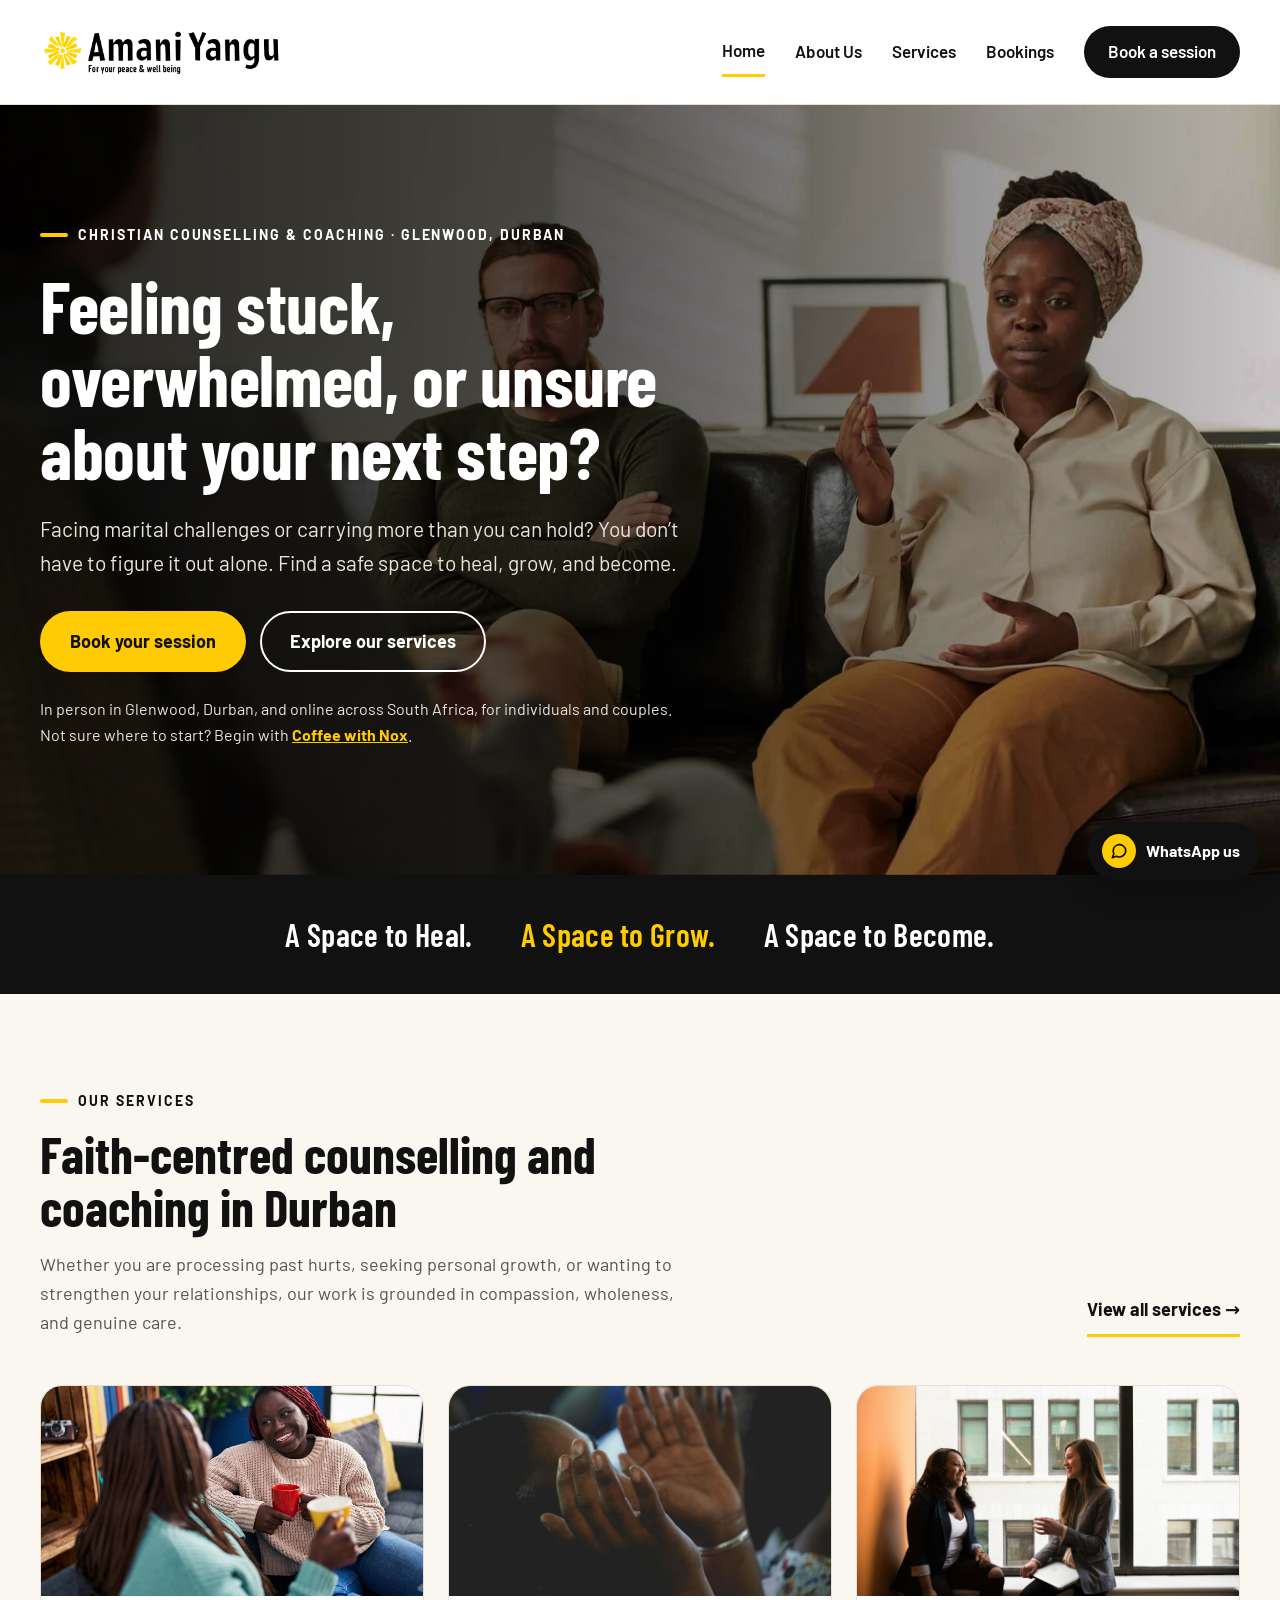
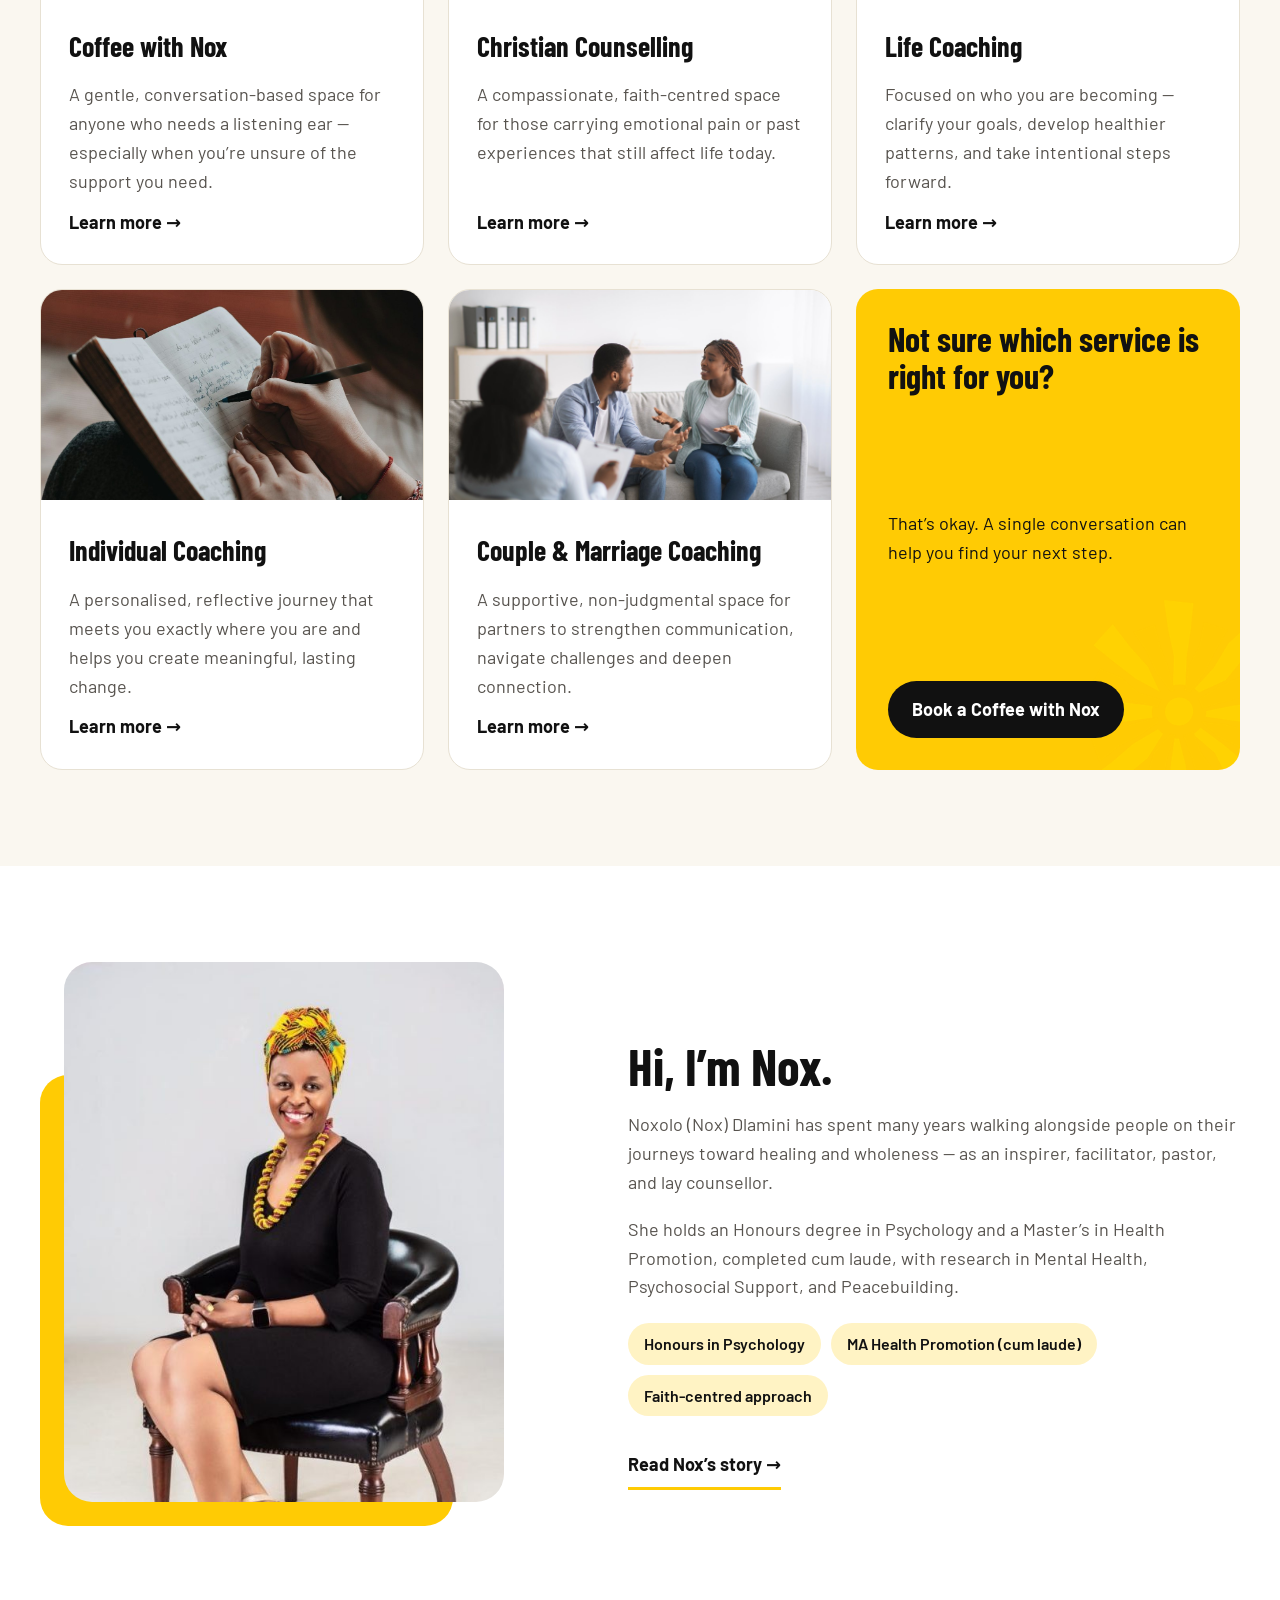
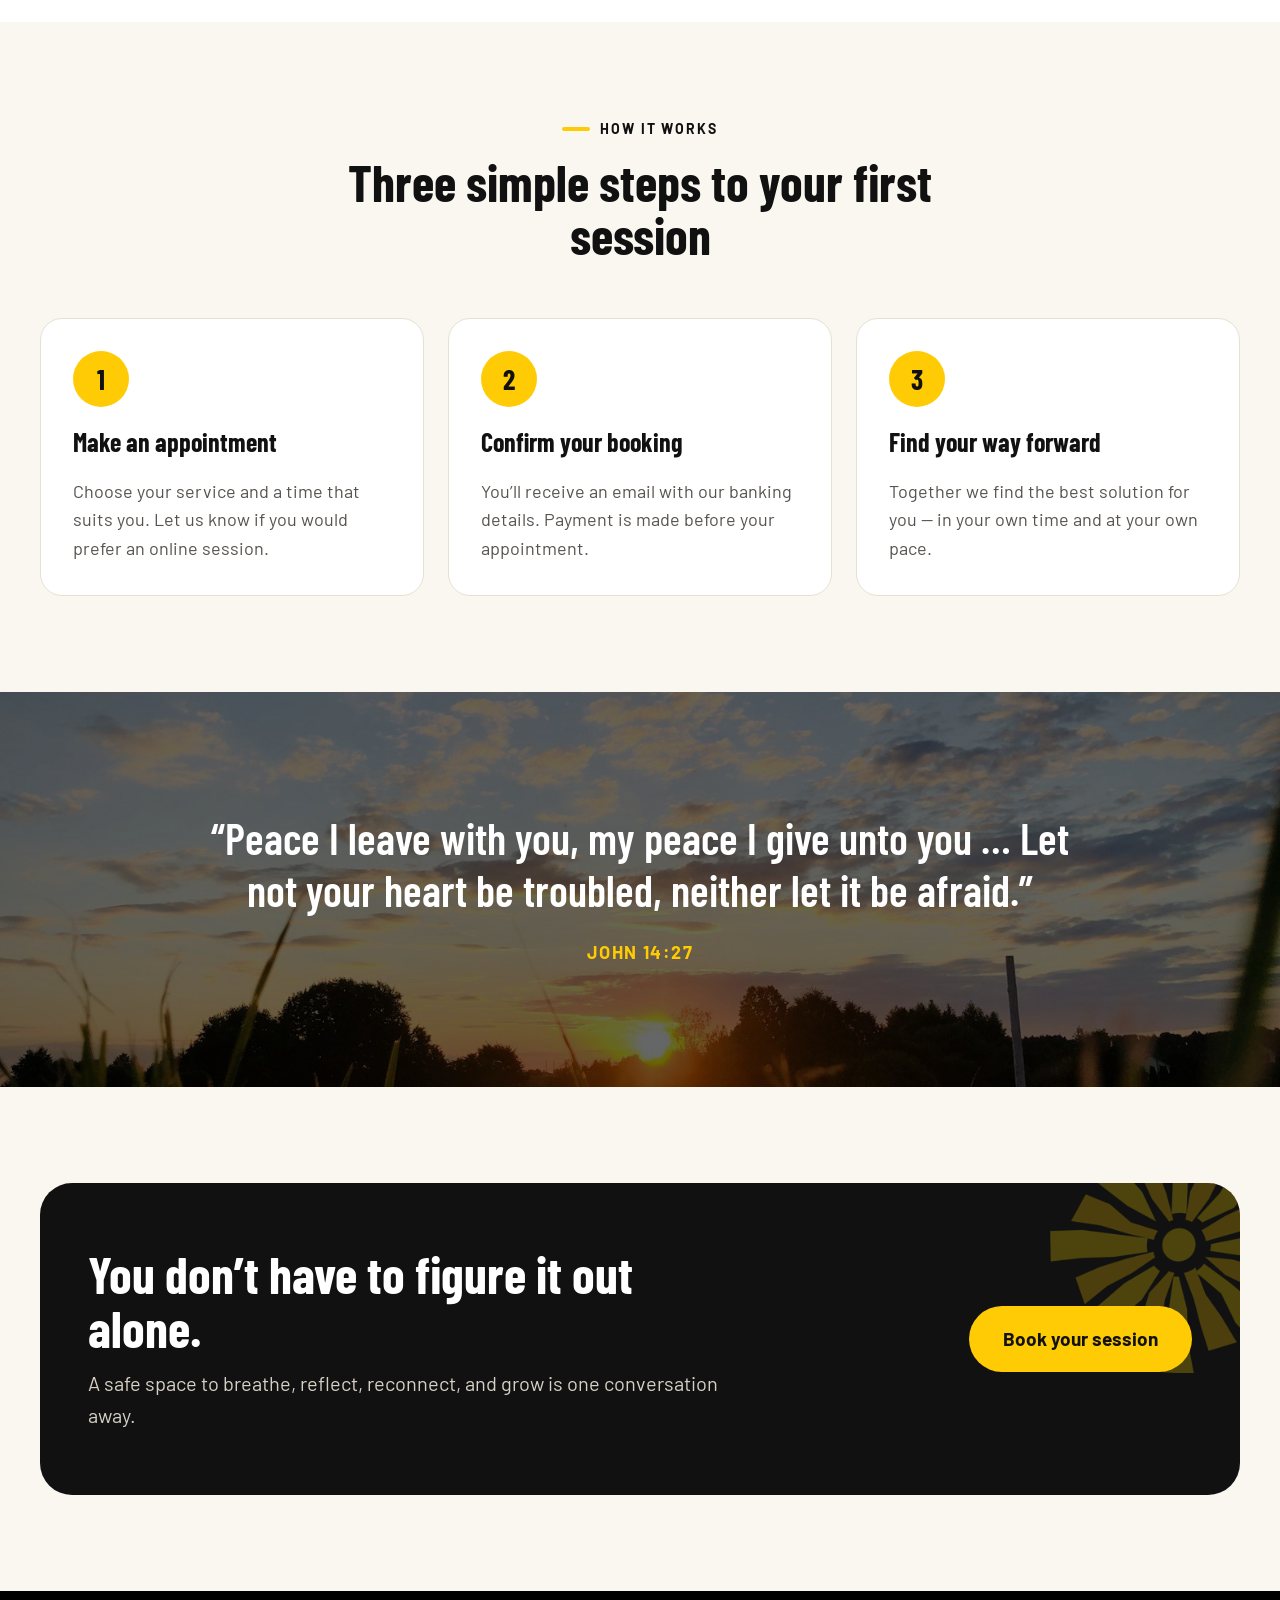
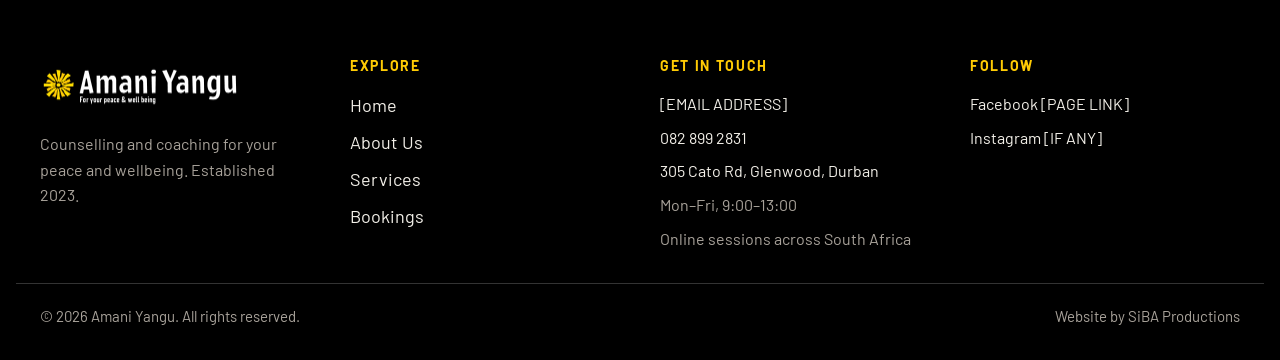
<file: index.html>
<!doctype html>
<html lang="en">
<head>
<meta charset="utf-8">
<meta name="viewport" content="width=device-width, initial-scale=1">
<title>Christian Counselling &amp; Coaching in Durban | Amani Yangu</title>
<meta name="description" content="Faith-centred counselling and coaching for individuals and couples in Glenwood, Durban and online across South Africa. Book a session with Nox.">
<meta property="og:title" content="Christian Counselling &amp; Coaching in Durban | Amani Yangu">
<meta property="og:description" content="Faith-centred counselling and coaching for individuals and couples in Glenwood, Durban and online across South Africa. Book a session with Nox.">
<meta property="og:image" content="https://amaniyangu.com/images/logo-black.png">
<meta property="og:url" content="https://amaniyangu.com/">
<meta property="og:type" content="website">
<meta property="og:locale" content="en_ZA">
<link rel="canonical" href="https://amaniyangu.com/">
<link rel="icon" type="image/png" href="images/icon-sun.png">
<link rel="preconnect" href="https://fonts.googleapis.com">
<link rel="preconnect" href="https://fonts.gstatic.com" crossorigin>
<link rel="stylesheet" href="https://fonts.googleapis.com/css2?family=Barlow+Condensed:wght@500;600;700&amp;family=Barlow:wght@400;500;600;700&amp;display=swap">
<style>
body{margin:0;background:#FAF7F0}
a{color:#111111}a:hover{color:#000000}
</style>
<style>[hidden]{display:none!important} img{max-width:100%} html{scroll-behavior:smooth}</style>
<script>document.documentElement.classList.add("js-anim")</script>
<link rel="stylesheet" href="assets/animations.css">
<script src="assets/animations.js" defer></script>
<script type="application/ld+json">
{
 "@context": "https://schema.org",
 "@type": "LocalBusiness",
 "name": "Amani Yangu",
 "description": "Faith-centred counselling and coaching for individuals and couples in Glenwood, Durban and online across South Africa.",
 "url": "https://amaniyangu.com/",
 "logo": "https://amaniyangu.com/images/logo-black.png",
 "image": "https://amaniyangu.com/images/nox.jpg",
 "telephone": "+27828992831",
 "address": {
  "@type": "PostalAddress",
  "streetAddress": "305 Cato Rd",
  "addressLocality": "Glenwood, Durban",
  "addressRegion": "KwaZulu-Natal",
  "postalCode": "4001",
  "addressCountry": "ZA"
 },
 "geo": {
  "@type": "GeoCoordinates",
  "latitude": -29.8612203,
  "longitude": 30.9900046
 },
 "openingHoursSpecification": [
  {
   "@type": "OpeningHoursSpecification",
   "dayOfWeek": [
    "Monday",
    "Tuesday",
    "Wednesday",
    "Thursday",
    "Friday"
   ],
   "opens": "09:00",
   "closes": "13:00"
  }
 ],
 "areaServed": [
  {
   "@type": "City",
   "name": "Durban"
  },
  {
   "@type": "Country",
   "name": "South Africa"
  }
 ],
 "founder": {
  "@type": "Person",
  "name": "Noxolo (Nox) Dlamini"
 },
 "hasOfferCatalog": {
  "@type": "OfferCatalog",
  "name": "Services",
  "itemListElement": [
   {
    "@type": "Offer",
    "itemOffered": {
     "@type": "Service",
     "name": "Coffee with Nox"
    }
   },
   {
    "@type": "Offer",
    "itemOffered": {
     "@type": "Service",
     "name": "Christian Counselling"
    }
   },
   {
    "@type": "Offer",
    "itemOffered": {
     "@type": "Service",
     "name": "Life Coaching"
    }
   },
   {
    "@type": "Offer",
    "itemOffered": {
     "@type": "Service",
     "name": "Individual Coaching"
    }
   },
   {
    "@type": "Offer",
    "itemOffered": {
     "@type": "Service",
     "name": "Couple Coaching & Marriage Counselling"
    }
   }
  ]
 },
 "hasMap": "https://www.google.com/maps/search/?api=1&query=Amani+Yangu&query_place_id=ChIJgftULiip9x4RRW_mdnFf764"
}
</script>
</head>
<body>
<div style="font-family: Barlow, system-ui, sans-serif; color: #111111; background: #FAF7F0; font-size: 18px; line-height: 1.6">

<header style="background: #FFFFFF; border-bottom: 1px solid #E7E1D3">
<div style="max-width: 1200px; margin: 0 auto; padding: 14px 24px; display: flex; flex-wrap: wrap; align-items: center; justify-content: space-between; gap: 16px">
<a href="index.html" style="display: flex; align-items: center; text-decoration: none"><img src="images/logo-black.png" alt="Amani Yangu — For your peace &amp; well being" style="height: 76px; width: auto; display: block"></a>
<nav aria-label="Main" style="display: flex; flex-wrap: wrap; align-items: center; gap: 6px 30px; font-weight: 600; font-size: 17px">
<a href="index.html" style="color: #111111; text-decoration: none; padding: 10px 0; border-bottom: 3px solid #FFCB04">Home</a>
<a href="about.html" style="color: #111111; text-decoration: none; padding: 10px 0">About Us</a>
<a href="services.html" style="color: #111111; text-decoration: none; padding: 10px 0">Services</a>
<a href="bookings.html" style="color: #111111; text-decoration: none; padding: 10px 0">Bookings</a>
<a href="bookings.html" style="background: #111111; color: #FFFFFF; text-decoration: none; padding: 12px 24px; border-radius: 999px; font-weight: 600">Book a session</a>
</nav>
</div>
</header>

<section style="position: relative; overflow: hidden; background: #111111; color: #FFFFFF">
<img src="images/hero-bg.jpg" alt="" aria-hidden="true" style="position: absolute; inset: 0; width: 100%; height: 100%; object-fit: cover; object-position: 70% center">
<div aria-hidden="true" style="position: absolute; inset: 0; background: linear-gradient(90deg, rgba(0, 0, 0, 0.82) 0%, rgba(0, 0, 0, 0.66) 45%, rgba(0, 0, 0, 0.2) 100%)"></div>
<div style="position: relative; max-width: 1200px; margin: 0 auto; padding: 120px 24px 128px; min-height: 420px; display: flex; align-items: center">
<div style="max-width: 660px; display: flex; flex-direction: column; gap: 24px">
<h1 style="margin: 0; display: flex; align-items: center; gap: 10px; font-size: 14px; font-weight: 700; letter-spacing: 0.14em; text-transform: uppercase; color: #FFFFFF; line-height: 1.4"><span style="flex: none; width: 28px; height: 4px; background: #FFCB04; border-radius: 2px"></span>Christian Counselling &amp; Coaching · Glenwood, Durban</h1>
<p style="margin: 0; font-family: 'Barlow Condensed', sans-serif; font-weight: 700; font-size: clamp(2.8rem, 5.6vw, 4.8rem); line-height: 1.02; letter-spacing: -0.005em; color: #FFFFFF">Feeling stuck, overwhelmed, or unsure about your next step?</p>
<p style="margin: 0; font-size: 21px; color: #EAE6DC; max-width: 32em">Facing marital challenges or carrying more than you can hold? You don’t have to figure it out alone. Find a safe space to heal, grow, and become.</p>
<div style="display: flex; flex-wrap: wrap; gap: 14px; margin-top: 8px">
<a href="bookings.html" style="background: #FFCB04; color: #111111; text-decoration: none; padding: 16px 30px; border-radius: 999px; font-weight: 700">Book your session</a>
<a href="services.html" style="color: #FFFFFF; text-decoration: none; padding: 14px 28px; border-radius: 999px; font-weight: 700; border: 2px solid #FFFFFF">Explore our services</a>
</div>
<p style="margin: 0; font-size: 16px; color: #EAE6DC">In person in Glenwood, Durban, and online across South Africa, for individuals and couples. Not sure where to start? Begin with <a href="services.html#coffee" style="color: #FFCB04; font-weight: 700">Coffee with Nox</a>.</p>
</div>
</div>
</section>

<section style="background: #111111; color: #FFFFFF">
<div style="max-width: 1200px; margin: 0 auto; padding: 34px 24px; display: flex; flex-wrap: wrap; justify-content: center; gap: 12px 48px; font-family: 'Barlow Condensed', sans-serif; font-size: 32px; font-weight: 600; letter-spacing: 0.01em">
<span>A Space to Heal.</span>
<span style="color: #FFCB04">A Space to Grow.</span>
<span>A Space to Become.</span>
</div>
</section>

<section style="max-width: 1200px; margin: 0 auto; padding: 96px 24px">
<div style="display: flex; flex-wrap: wrap; justify-content: space-between; align-items: flex-end; gap: 24px; margin-bottom: 48px">
<div style="max-width: 660px">
<p style="margin: 0 0 14px; display: flex; align-items: center; gap: 10px; font-size: 14px; font-weight: 700; letter-spacing: 0.14em; text-transform: uppercase"><span style="width: 28px; height: 4px; background: #FFCB04; border-radius: 2px"></span>Our services</p>
<h2 style="margin: 0 0 16px; font-family: 'Barlow Condensed', sans-serif; font-weight: 700; font-size: clamp(2.3rem, 4vw, 3.2rem); line-height: 1.05">Faith-centred counselling and coaching in Durban</h2>
<p style="margin: 0; color: #57534E">Whether you are processing past hurts, seeking personal growth, or wanting to strengthen your relationships, our work is grounded in compassion, wholeness, and genuine care.</p>
</div>
<a href="services.html" style="font-weight: 700; text-decoration: none; padding: 10px 0; border-bottom: 3px solid #FFCB04">View all services →</a>
</div>
<div style="display: grid; grid-template-columns: repeat(auto-fit, minmax(300px, 1fr)); gap: 24px">

<article style="background: #FFFFFF; border-radius: 22px; overflow: hidden; display: flex; flex-direction: column; border: 1px solid #E7E1D3">
<img src="images/coffee.jpg" alt="Two women chatting over coffee" style="display: block; width: 100%; height: 210px; object-fit: cover">
<div style="padding: 28px; display: flex; flex-direction: column; gap: 12px; flex: 1">
<h3 style="margin: 0; font-family: 'Barlow Condensed', sans-serif; font-size: 28px; font-weight: 700">Coffee with Nox</h3>
<p style="margin: 0; color: #57534E; flex: 1">A gentle, conversation-based space for anyone who needs a listening ear — especially when you’re unsure of the support you need.</p>
<a href="services.html#coffee" style="font-weight: 700; text-decoration: none">Learn more →</a>
</div>
</article>

<article style="background: #FFFFFF; border-radius: 22px; overflow: hidden; display: flex; flex-direction: column; border: 1px solid #E7E1D3">
<img src="images/faith.jpg" alt="Hands raised in prayer" style="display: block; width: 100%; height: 210px; object-fit: cover">
<div style="padding: 28px; display: flex; flex-direction: column; gap: 12px; flex: 1">
<h3 style="margin: 0; font-family: 'Barlow Condensed', sans-serif; font-size: 28px; font-weight: 700">Christian Counselling</h3>
<p style="margin: 0; color: #57534E; flex: 1">A compassionate, faith-centred space for those carrying emotional pain or past experiences that still affect life today.</p>
<a href="services.html#counselling" style="font-weight: 700; text-decoration: none">Learn more →</a>
</div>
</article>

<article style="background: #FFFFFF; border-radius: 22px; overflow: hidden; display: flex; flex-direction: column; border: 1px solid #E7E1D3">
<img src="images/coaching.jpg" alt="Two women in conversation by a window" style="display: block; width: 100%; height: 210px; object-fit: cover">
<div style="padding: 28px; display: flex; flex-direction: column; gap: 12px; flex: 1">
<h3 style="margin: 0; font-family: 'Barlow Condensed', sans-serif; font-size: 28px; font-weight: 700">Life Coaching</h3>
<p style="margin: 0; color: #57534E; flex: 1">Focused on who you are becoming — clarify your goals, develop healthier patterns, and take intentional steps forward.</p>
<a href="services.html#coaching" style="font-weight: 700; text-decoration: none">Learn more →</a>
</div>
</article>

<article style="background: #FFFFFF; border-radius: 22px; overflow: hidden; display: flex; flex-direction: column; border: 1px solid #E7E1D3">
<img src="images/individual.jpg" alt="A woman writing in a journal" style="display: block; width: 100%; height: 210px; object-fit: cover">
<div style="padding: 28px; display: flex; flex-direction: column; gap: 12px; flex: 1">
<h3 style="margin: 0; font-family: 'Barlow Condensed', sans-serif; font-size: 28px; font-weight: 700">Individual Coaching</h3>
<p style="margin: 0; color: #57534E; flex: 1">A personalised, reflective journey that meets you exactly where you are and helps you create meaningful, lasting change.</p>
<a href="services.html#individual" style="font-weight: 700; text-decoration: none">Learn more →</a>
</div>
</article>

<article style="background: #FFFFFF; border-radius: 22px; overflow: hidden; display: flex; flex-direction: column; border: 1px solid #E7E1D3">
<img src="images/couple.jpg" alt="A couple talking with a coach" style="display: block; width: 100%; height: 210px; object-fit: cover">
<div style="padding: 28px; display: flex; flex-direction: column; gap: 12px; flex: 1">
<h3 style="margin: 0; font-family: 'Barlow Condensed', sans-serif; font-size: 28px; font-weight: 700">Couple &amp; Marriage Coaching</h3>
<p style="margin: 0; color: #57534E; flex: 1">A supportive, non-judgmental space for partners to strengthen communication, navigate challenges and deepen connection.</p>
<a href="services.html#couple" style="font-weight: 700; text-decoration: none">Learn more →</a>
</div>
</article>

<article style="background: #FFCB04; color: #111111; border-radius: 22px; padding: 32px; display: flex; flex-direction: column; gap: 16px; justify-content: space-between; position: relative; overflow: hidden">
<img src="images/icon-sun.png" alt="" aria-hidden="true" style="position: absolute; right: -50px; bottom: -50px; width: 220px; height: 220px; object-fit: contain; opacity: 0.35">
<h3 style="margin: 0; font-family: 'Barlow Condensed', sans-serif; font-size: 34px; font-weight: 700; line-height: 1.08; position: relative">Not sure which service is right for you?</h3>
<p style="margin: 0; position: relative">That’s okay. A single conversation can help you find your next step.</p>
<a href="bookings.html" style="align-self: flex-start; background: #111111; color: #FFFFFF; text-decoration: none; padding: 14px 24px; border-radius: 999px; font-weight: 700; position: relative">Book a Coffee with Nox</a>
</article>

</div>
</section>

<section style="background: #FFFFFF">
<div style="max-width: 1200px; margin: 0 auto; padding: 96px 24px; display: flex; flex-wrap: wrap; gap: 72px; align-items: center">
<div style="flex: 1 1 360px; min-width: 0; position: relative; padding: 0 0 24px 24px">
<div aria-hidden="true" style="position: absolute; left: 0; bottom: 0; width: 80%; height: 80%; background: #FFCB04; border-radius: 28px"></div>
<img src="images/nox.jpg" alt="Noxolo (Nox) Dlamini, founder of Amani Yangu" style="position: relative; display: block; width: 100%; max-width: 440px; height: 540px; object-fit: cover; object-position: center top; border-radius: 28px">
</div>
<div style="flex: 1 1 480px; min-width: 0; display: flex; flex-direction: column; gap: 18px">
<p style="margin: 0; display: flex; align-items: center; gap: 10px; font-size: 14px; font-weight: 700; letter-spacing: 0.14em; text-transform: uppercase"><span style="width: 28px; height: 4px; background: #FFCB04; border-radius: 2px"></span>Meet the founder</p>
<h2 style="margin: 0; font-family: 'Barlow Condensed', sans-serif; font-weight: 700; font-size: clamp(2.3rem, 4vw, 3.2rem); line-height: 1.05">Hi, I’m Nox.</h2>
<p style="margin: 0; color: #57534E">Noxolo (Nox) Dlamini has spent many years walking alongside people on their journeys toward healing and wholeness — as an inspirer, facilitator, pastor, and lay counsellor.</p>
<p style="margin: 0; color: #57534E">She holds an Honours degree in Psychology and a Master’s in Health Promotion, completed cum laude, with research in Mental Health, Psychosocial Support, and Peacebuilding.</p>
<div style="display: flex; flex-wrap: wrap; gap: 10px; margin-top: 4px">
<span style="background: #FFF3C4; border-radius: 999px; padding: 8px 16px; font-size: 16px; font-weight: 600">Honours in Psychology</span>
<span style="background: #FFF3C4; border-radius: 999px; padding: 8px 16px; font-size: 16px; font-weight: 600">MA Health Promotion (cum laude)</span>
<span style="background: #FFF3C4; border-radius: 999px; padding: 8px 16px; font-size: 16px; font-weight: 600">Faith-centred approach</span>
</div>
<a href="about.html" style="align-self: flex-start; margin-top: 8px; font-weight: 700; text-decoration: none; padding: 8px 0; border-bottom: 3px solid #FFCB04">Read Nox’s story →</a>
</div>
</div>
</section>

<section style="max-width: 1200px; margin: 0 auto; padding: 96px 24px">
<div style="text-align: center; max-width: 660px; margin: 0 auto 56px; display: flex; flex-direction: column; align-items: center; gap: 14px">
<p style="margin: 0; display: flex; align-items: center; gap: 10px; font-size: 14px; font-weight: 700; letter-spacing: 0.14em; text-transform: uppercase"><span style="width: 28px; height: 4px; background: #FFCB04; border-radius: 2px"></span>How it works</p>
<h2 style="margin: 0; font-family: 'Barlow Condensed', sans-serif; font-weight: 700; font-size: clamp(2.3rem, 4vw, 3.2rem); line-height: 1.05">Three simple steps to your first session</h2>
</div>
<ol style="list-style: none; margin: 0; padding: 0; display: grid; grid-template-columns: repeat(auto-fit, minmax(280px, 1fr)); gap: 24px">
<li style="background: #FFFFFF; border-radius: 22px; padding: 32px; border: 1px solid #E7E1D3; display: flex; flex-direction: column; gap: 14px">
<span style="width: 56px; height: 56px; border-radius: 50%; background: #FFCB04; display: flex; align-items: center; justify-content: center; font-family: 'Barlow Condensed', sans-serif; font-size: 28px; font-weight: 700">1</span>
<h3 style="margin: 0; font-family: 'Barlow Condensed', sans-serif; font-size: 26px; font-weight: 700">Make an appointment</h3>
<p style="margin: 0; color: #57534E">Choose your service and a time that suits you. Let us know if you would prefer an online session.</p>
</li>
<li style="background: #FFFFFF; border-radius: 22px; padding: 32px; border: 1px solid #E7E1D3; display: flex; flex-direction: column; gap: 14px">
<span style="width: 56px; height: 56px; border-radius: 50%; background: #FFCB04; display: flex; align-items: center; justify-content: center; font-family: 'Barlow Condensed', sans-serif; font-size: 28px; font-weight: 700">2</span>
<h3 style="margin: 0; font-family: 'Barlow Condensed', sans-serif; font-size: 26px; font-weight: 700">Confirm your booking</h3>
<p style="margin: 0; color: #57534E">You’ll receive an email with our banking details. Payment is made before your appointment.</p>
</li>
<li style="background: #FFFFFF; border-radius: 22px; padding: 32px; border: 1px solid #E7E1D3; display: flex; flex-direction: column; gap: 14px">
<span style="width: 56px; height: 56px; border-radius: 50%; background: #FFCB04; display: flex; align-items: center; justify-content: center; font-family: 'Barlow Condensed', sans-serif; font-size: 28px; font-weight: 700">3</span>
<h3 style="margin: 0; font-family: 'Barlow Condensed', sans-serif; font-size: 26px; font-weight: 700">Find your way forward</h3>
<p style="margin: 0; color: #57534E">Together we find the best solution for you — in your own time and at your own pace.</p>
</li>
</ol>
</section>

<section style="position: relative; overflow: hidden; background: #111111">
<img src="images/sunrise.jpg" alt="" aria-hidden="true" style="position: absolute; inset: 0; width: 100%; height: 100%; object-fit: cover">
<div aria-hidden="true" style="position: absolute; inset: 0; background: rgba(0, 0, 0, 0.58)"></div>
<figure style="position: relative; max-width: 900px; margin: 0 auto; padding: 120px 24px; text-align: center; color: #FFFFFF">
<blockquote style="margin: 0; font-family: 'Barlow Condensed', sans-serif; font-size: clamp(1.9rem, 3.4vw, 2.8rem); font-weight: 600; line-height: 1.2">“Peace I leave with you, my peace I give unto you … Let not your heart be troubled, neither let it be afraid.”</blockquote>
<figcaption style="margin-top: 22px; font-size: 18px; font-weight: 700; color: #FFCB04; letter-spacing: 0.08em; text-transform: uppercase">John 14:27</figcaption>
</figure>
</section>

<section style="max-width: 1200px; margin: 0 auto; padding: 96px 24px">
<div style="background: #111111; border-radius: 32px; padding: 64px 48px; display: flex; flex-wrap: wrap; align-items: center; justify-content: space-between; gap: 32px; color: #FFFFFF; position: relative; overflow: hidden">
<img src="images/icon-sun.png" alt="" aria-hidden="true" style="position: absolute; right: -70px; top: -70px; width: 260px; height: 260px; object-fit: contain; opacity: 0.25">
<div style="max-width: 640px; position: relative">
<h2 style="margin: 0 0 12px; font-family: 'Barlow Condensed', sans-serif; font-weight: 700; font-size: clamp(2.3rem, 4vw, 3.2rem); line-height: 1.05">You don’t have to figure it out alone.</h2>
<p style="margin: 0; color: #D6D1C6; font-size: 20px">A safe space to breathe, reflect, reconnect, and grow is one conversation away.</p>
</div>
<a href="bookings.html" style="position: relative; background: #FFCB04; color: #111111; text-decoration: none; padding: 18px 34px; border-radius: 999px; font-weight: 700; font-size: 19px">Book your session</a>
</div>
</section>

<footer style="background: #000000; color: #F2EFE8">
<div style="max-width: 1200px; margin: 0 auto; padding: 64px 24px 32px; display: grid; grid-template-columns: repeat(auto-fit, minmax(220px, 1fr)); gap: 40px">
<div style="display: flex; flex-direction: column; gap: 14px">
<img src="images/logo-white.png" alt="Amani Yangu — For your peace &amp; well being" style="width: 200px; height: auto; display: block">
<p style="margin: 0; color: #A8A29A; font-size: 16px">Counselling and coaching for your peace and wellbeing. Established 2023.</p>
</div>
<div style="display: flex; flex-direction: column; gap: 8px">
<h3 style="margin: 0 0 6px; font-size: 14px; letter-spacing: 0.12em; text-transform: uppercase; color: #FFCB04">Explore</h3>
<a href="index.html" style="color: #F2EFE8; text-decoration: none">Home</a>
<a href="about.html" style="color: #F2EFE8; text-decoration: none">About Us</a>
<a href="services.html" style="color: #F2EFE8; text-decoration: none">Services</a>
<a href="bookings.html" style="color: #F2EFE8; text-decoration: none">Bookings</a>
</div>
<div style="display: flex; flex-direction: column; gap: 8px; font-size: 16px">
<h3 style="margin: 0 0 6px; font-size: 14px; letter-spacing: 0.12em; text-transform: uppercase; color: #FFCB04">Get in touch</h3>
<span>[EMAIL ADDRESS]</span>
<a href="tel:+27828992831" style="color: #F2EFE8; text-decoration: none">082 899 2831</a>
<a href="https://www.google.com/maps/search/?api=1&amp;query=Amani+Yangu+305+Cato+Rd+Glenwood+Durban&amp;query_place_id=ChIJgftULiip9x4RRW_mdnFf764" target="_blank" rel="noopener" style="color: #F2EFE8; text-decoration: none">305 Cato Rd, Glenwood, Durban</a>
<span style="color: #A8A29A">Mon–Fri, 9:00–13:00</span>
<span style="color: #A8A29A">Online sessions across South Africa</span>
</div>
<div style="display: flex; flex-direction: column; gap: 8px; font-size: 16px">
<h3 style="margin: 0 0 6px; font-size: 14px; letter-spacing: 0.12em; text-transform: uppercase; color: #FFCB04">Follow</h3>
<a href="#" style="color: #F2EFE8; text-decoration: none">Facebook [PAGE LINK]</a>
<a href="#" style="color: #F2EFE8; text-decoration: none">Instagram [IF ANY]</a>
</div>
</div>
<div style="max-width: 1200px; margin: 0 auto; padding: 20px 24px 32px; border-top: 1px solid #333333; display: flex; flex-wrap: wrap; justify-content: space-between; gap: 8px; font-size: 15px; color: #A8A29A">
<span>© 2026 Amani Yangu. All rights reserved.</span>
<span>Website by SiBA Productions</span>
</div>
</footer>
<a href="https://wa.me/27828992831?text=Hi%20Nox%2C%20I%E2%80%99d%20like%20to%20book%20a%20session" target="_blank" rel="noopener" class="ay-wa" aria-label="Chat with Amani Yangu on WhatsApp" style="position: fixed; right: 20px; bottom: 20px; z-index: 50; display: flex; align-items: center; gap: 10px; background: #111111; color: #FFFFFF; text-decoration: none; padding: 12px 20px 12px 14px; border-radius: 999px; font-weight: 700; font-size: 16px; box-shadow: 0 10px 26px rgba(0,0,0,.25)"><span style="width: 34px; height: 34px; border-radius: 50%; background: #FFCB04; display: flex; align-items: center; justify-content: center"><svg width="18" height="18" viewBox="0 0 24 24" fill="none" stroke="#111111" stroke-width="2.2" stroke-linecap="round" stroke-linejoin="round" aria-hidden="true"><path d="M21 11.5a8.4 8.4 0 0 1-12.4 7.4L3 21l2.1-5.4A8.4 8.4 0 1 1 21 11.5z"></path></svg></span><span class="ay-wa-t">WhatsApp us</span></a>


</div>
</body>
</html>
</file>
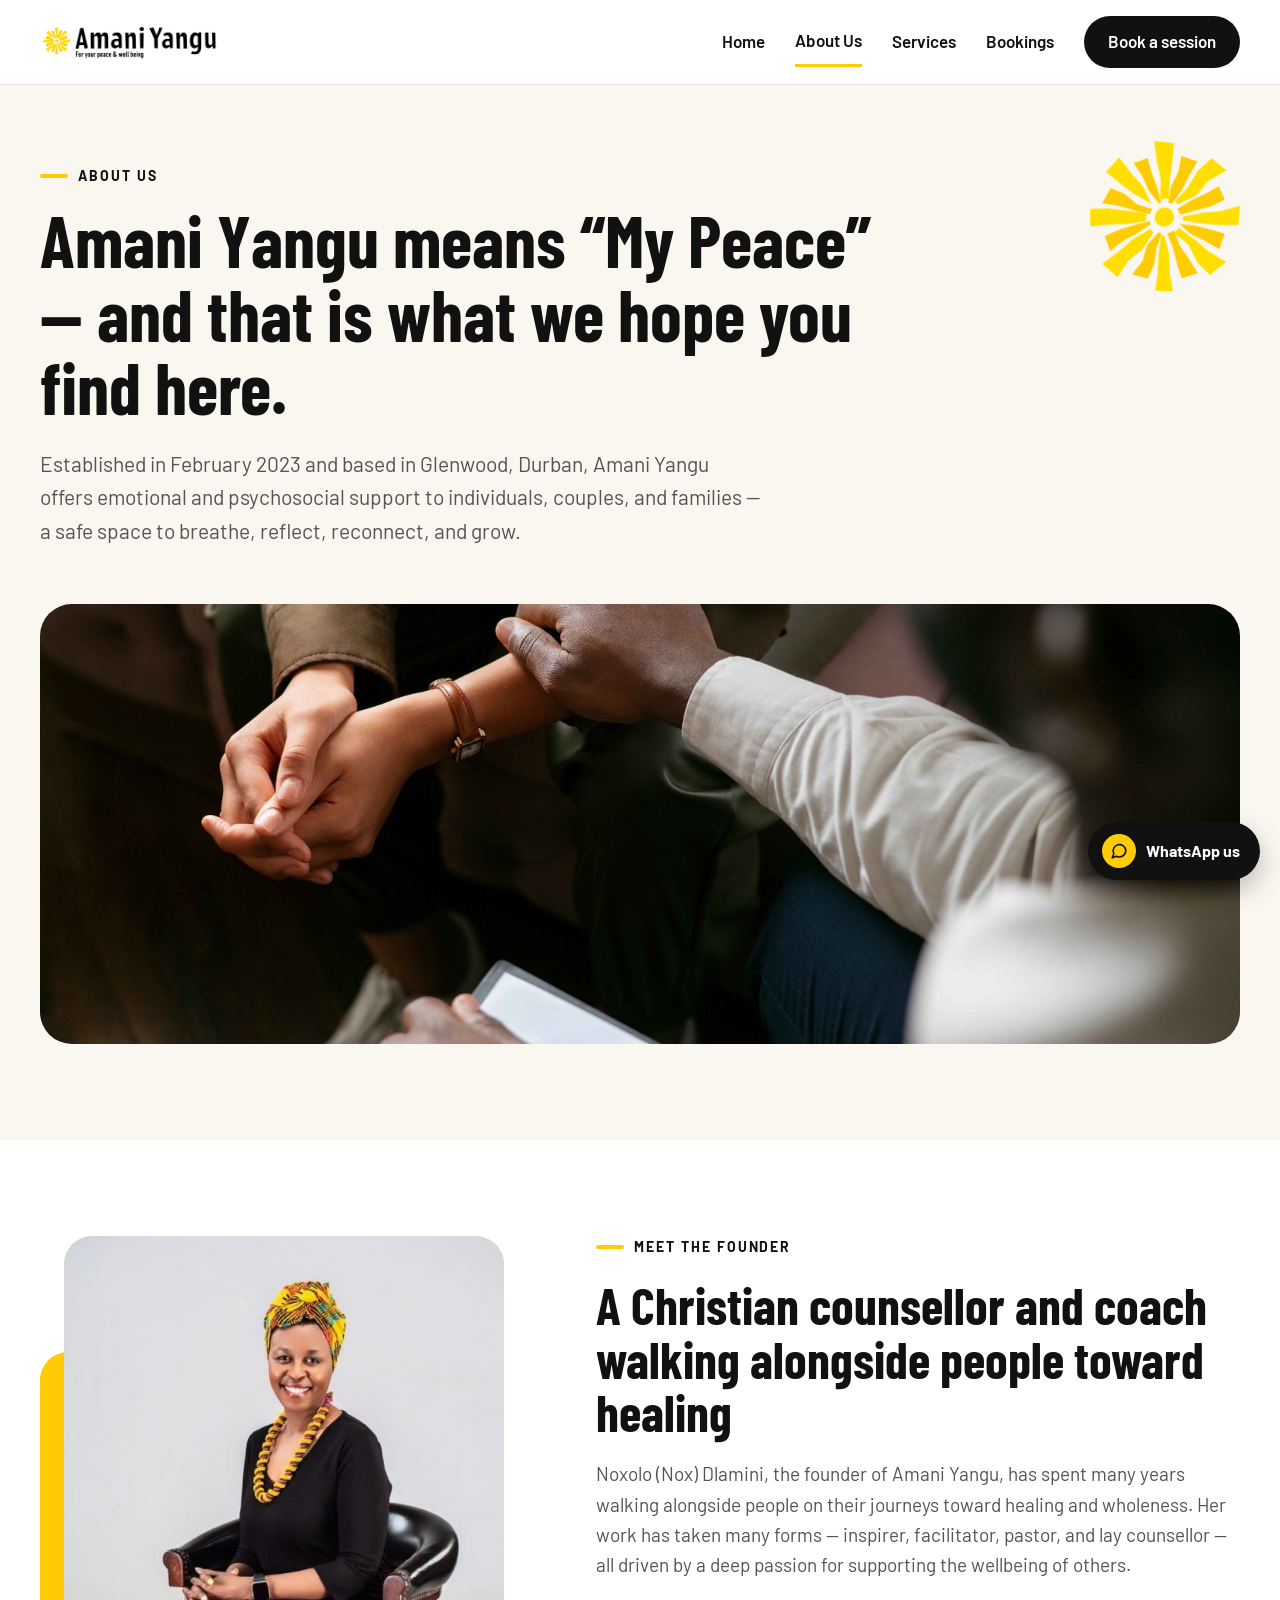
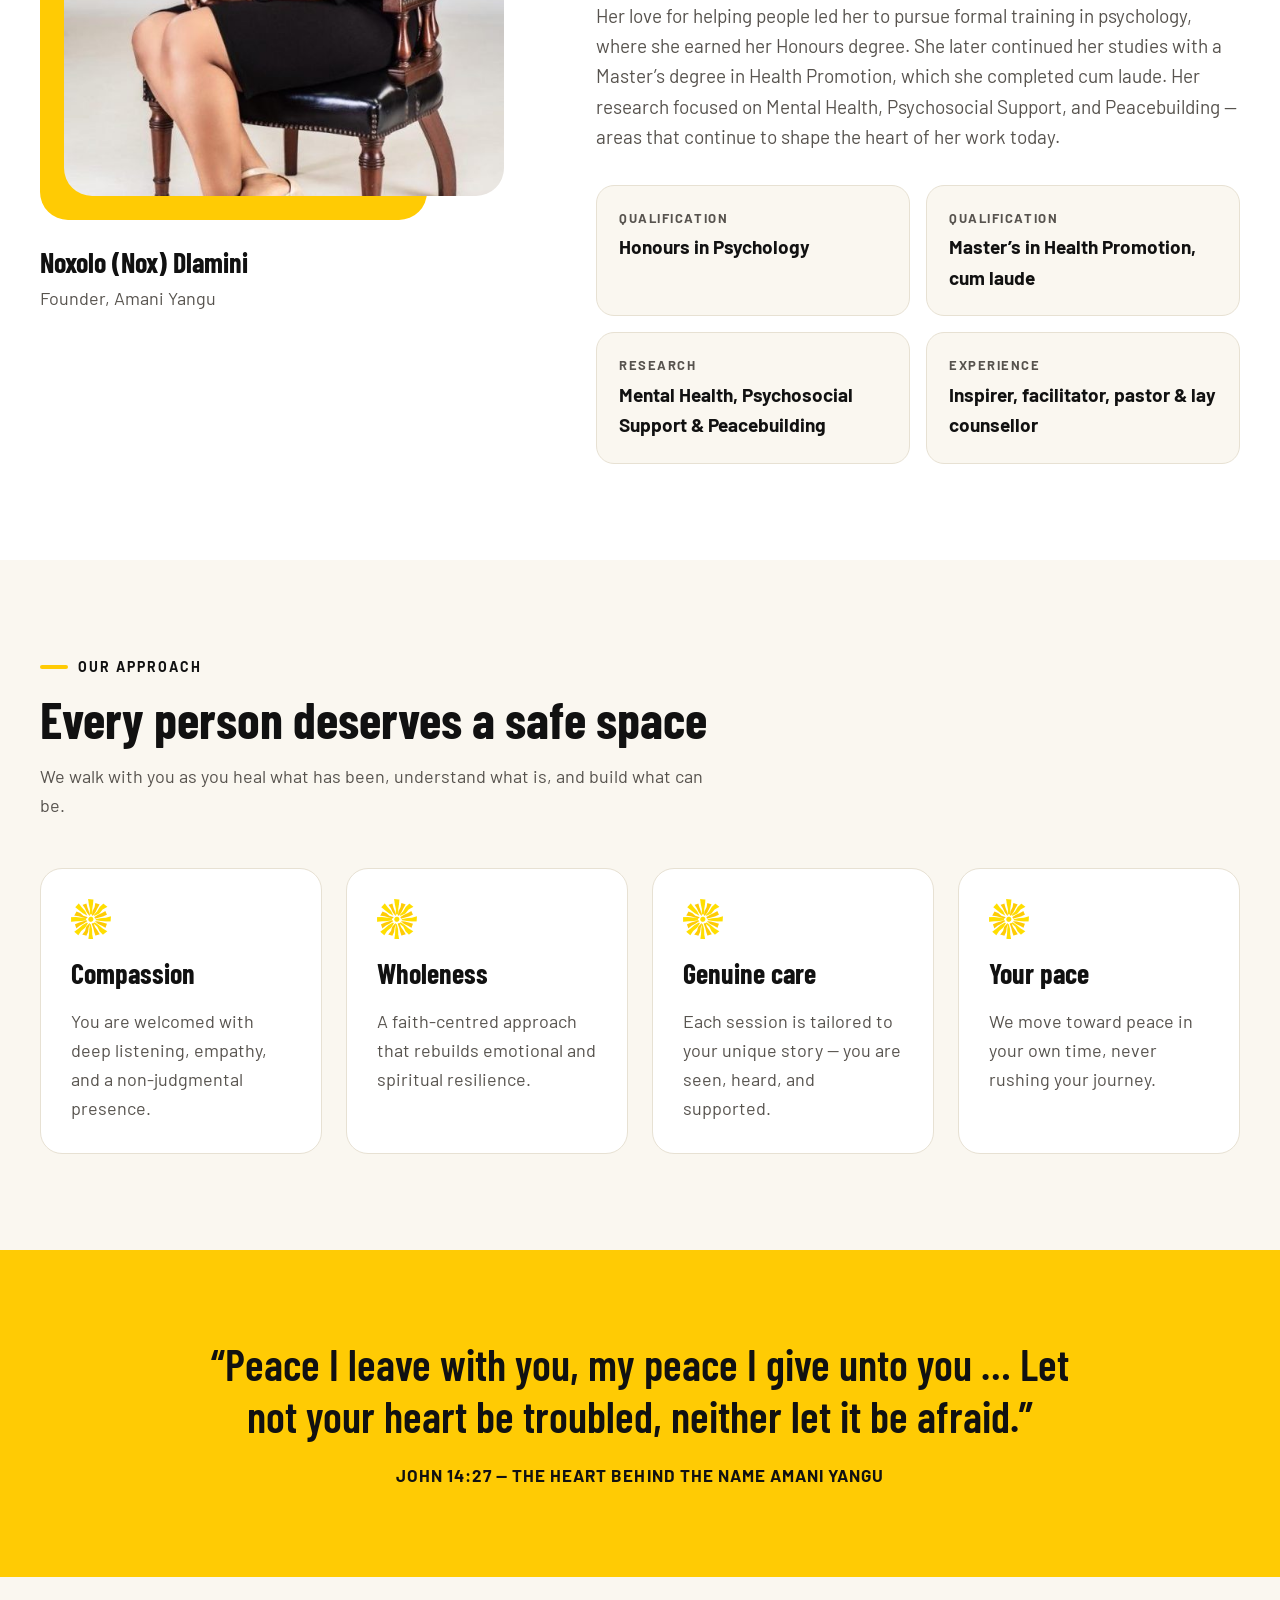
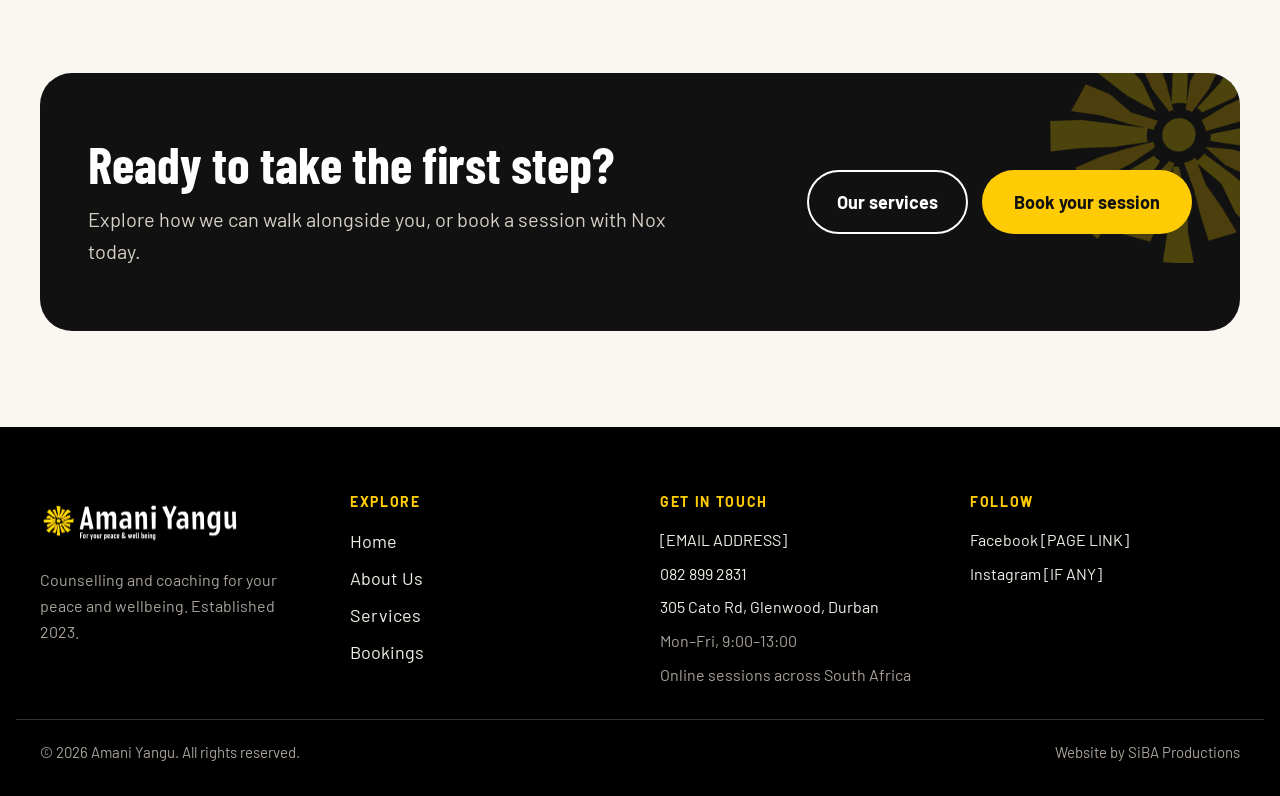
<file: about.html>
<!doctype html>
<html lang="en">
<head>
<meta charset="utf-8">
<meta name="viewport" content="width=device-width, initial-scale=1">
<title>About Nox Dlamini, Christian Counsellor Durban | Amani Yangu</title>
<meta name="description" content="Meet Noxolo (Nox) Dlamini: Honours in Psychology, Master’s in Health Promotion (cum laude), pastor and lay counsellor in Glenwood, Durban.">
<meta property="og:title" content="About Nox Dlamini, Christian Counsellor Durban | Amani Yangu">
<meta property="og:description" content="Meet Noxolo (Nox) Dlamini: Honours in Psychology, Master’s in Health Promotion (cum laude), pastor and lay counsellor in Glenwood, Durban.">
<meta property="og:image" content="https://amaniyangu.com/images/logo-black.png">
<meta property="og:url" content="https://amaniyangu.com/about.html">
<meta property="og:type" content="website">
<meta property="og:locale" content="en_ZA">
<link rel="canonical" href="https://amaniyangu.com/about.html">
<link rel="icon" type="image/png" href="images/icon-sun.png">
<link rel="preconnect" href="https://fonts.googleapis.com">
<link rel="preconnect" href="https://fonts.gstatic.com" crossorigin>
<link rel="stylesheet" href="https://fonts.googleapis.com/css2?family=Barlow+Condensed:wght@500;600;700&amp;family=Barlow:wght@400;500;600;700&amp;display=swap">
<style>
body{margin:0;background:#FAF7F0}
a{color:#111111}a:hover{color:#000000}
</style>
<style>[hidden]{display:none!important} img{max-width:100%} html{scroll-behavior:smooth}</style>
<script>document.documentElement.classList.add("js-anim")</script>
<link rel="stylesheet" href="assets/animations.css">
<script src="assets/animations.js" defer></script>
</head>
<body>
<div style="font-family: Barlow, system-ui, sans-serif; color: #111111; background: #FAF7F0; font-size: 18px; line-height: 1.6">

<header style="background: #FFFFFF; border-bottom: 1px solid #E7E1D3">
<div style="max-width: 1200px; margin: 0 auto; padding: 14px 24px; display: flex; flex-wrap: wrap; align-items: center; justify-content: space-between; gap: 16px">
<a href="index.html" style="display: flex; align-items: center; text-decoration: none"><img src="images/logo-black.png" alt="Amani Yangu — For your peace &amp; well being" style="height: 56px; width: auto; display: block"></a>
<nav aria-label="Main" style="display: flex; flex-wrap: wrap; align-items: center; gap: 6px 30px; font-weight: 600; font-size: 17px">
<a href="index.html" style="color: #111111; text-decoration: none; padding: 10px 0">Home</a>
<a href="about.html" style="color: #111111; text-decoration: none; padding: 10px 0; border-bottom: 3px solid #FFCB04">About Us</a>
<a href="services.html" style="color: #111111; text-decoration: none; padding: 10px 0">Services</a>
<a href="bookings.html" style="color: #111111; text-decoration: none; padding: 10px 0">Bookings</a>
<a href="bookings.html" style="background: #111111; color: #FFFFFF; text-decoration: none; padding: 12px 24px; border-radius: 999px; font-weight: 600">Book a session</a>
</nav>
</div>
</header>

<section style="max-width: 1200px; margin: 0 auto; padding: 80px 24px 56px; position: relative">
<img src="images/icon-sun.png" alt="" aria-hidden="true" style="position: absolute; right: 24px; top: 56px; width: 150px; height: 150px; object-fit: contain">
<p style="margin: 0 0 16px; display: flex; align-items: center; gap: 10px; font-size: 14px; font-weight: 700; letter-spacing: 0.14em; text-transform: uppercase"><span style="width: 28px; height: 4px; background: #FFCB04; border-radius: 2px"></span>About us</p>
<h1 style="margin: 0; max-width: 860px; font-family: 'Barlow Condensed', sans-serif; font-weight: 700; font-size: clamp(2.8rem, 5.6vw, 4.6rem); line-height: 1.02">Amani Yangu means “My Peace” — and that is what we hope you find here.</h1>
<p style="margin: 24px 0 0; max-width: 720px; font-size: 21px; color: #57534E">Established in February 2023 and based in Glenwood, Durban, Amani Yangu offers emotional and psychosocial support to individuals, couples, and families — a safe space to breathe, reflect, reconnect, and grow.</p>
</section>

<section style="max-width: 1200px; margin: 0 auto; padding: 0 24px 96px">
<img src="images/counselling.jpg" alt="A counselling session: hands resting together during a conversation" style="display: block; width: 100%; height: 440px; object-fit: cover; border-radius: 32px">
</section>

<section style="background: #FFFFFF">
<div style="max-width: 1200px; margin: 0 auto; padding: 96px 24px; display: flex; flex-wrap: wrap; gap: 72px; align-items: flex-start">
<div style="flex: 1 1 360px; min-width: 0; display: flex; flex-direction: column; gap: 20px">
<div style="position: relative; padding: 0 0 24px 24px">
<div aria-hidden="true" style="position: absolute; left: 0; bottom: 0; width: 80%; height: 80%; background: #FFCB04; border-radius: 28px"></div>
<img src="images/nox.jpg" alt="Noxolo (Nox) Dlamini, founder of Amani Yangu" style="position: relative; display: block; width: 100%; max-width: 440px; height: 560px; object-fit: cover; object-position: center top; border-radius: 28px">
</div>
<div>
<p style="margin: 0; font-family: 'Barlow Condensed', sans-serif; font-size: 28px; font-weight: 700">Noxolo (Nox) Dlamini</p>
<p style="margin: 0; color: #57534E">Founder, Amani Yangu</p>
</div>
</div>
<div style="flex: 1 1 520px; min-width: 0; display: flex; flex-direction: column; gap: 20px">
<p style="margin: 0; display: flex; align-items: center; gap: 10px; font-size: 14px; font-weight: 700; letter-spacing: 0.14em; text-transform: uppercase"><span style="width: 28px; height: 4px; background: #FFCB04; border-radius: 2px"></span>Meet the founder</p>
<h2 style="margin: 0; font-family: 'Barlow Condensed', sans-serif; font-weight: 700; font-size: clamp(2.3rem, 4vw, 3.2rem); line-height: 1.05">A Christian counsellor and coach walking alongside people toward healing</h2>
<p style="margin: 0; color: #57534E; font-size: 19px">Noxolo (Nox) Dlamini, the founder of Amani Yangu, has spent many years walking alongside people on their journeys toward healing and wholeness. Her work has taken many forms — inspirer, facilitator, pastor, and lay counsellor — all driven by a deep passion for supporting the wellbeing of others.</p>
<p style="margin: 0; color: #57534E; font-size: 19px">Her love for helping people led her to pursue formal training in psychology, where she earned her Honours degree. She later continued her studies with a Master’s degree in Health Promotion, which she completed cum laude. Her research focused on Mental Health, Psychosocial Support, and Peacebuilding — areas that continue to shape the heart of her work today.</p>
<div style="display: grid; grid-template-columns: repeat(auto-fit, minmax(220px, 1fr)); gap: 16px; margin-top: 12px">
<div style="background: #FAF7F0; border: 1px solid #E7E1D3; border-radius: 18px; padding: 22px">
<p style="margin: 0 0 4px; font-size: 13px; font-weight: 700; letter-spacing: 0.12em; text-transform: uppercase; color: #57534E">Qualification</p>
<p style="margin: 0; font-weight: 700; font-size: 19px">Honours in Psychology</p>
</div>
<div style="background: #FAF7F0; border: 1px solid #E7E1D3; border-radius: 18px; padding: 22px">
<p style="margin: 0 0 4px; font-size: 13px; font-weight: 700; letter-spacing: 0.12em; text-transform: uppercase; color: #57534E">Qualification</p>
<p style="margin: 0; font-weight: 700; font-size: 19px">Master’s in Health Promotion, cum laude</p>
</div>
<div style="background: #FAF7F0; border: 1px solid #E7E1D3; border-radius: 18px; padding: 22px">
<p style="margin: 0 0 4px; font-size: 13px; font-weight: 700; letter-spacing: 0.12em; text-transform: uppercase; color: #57534E">Research</p>
<p style="margin: 0; font-weight: 700; font-size: 19px">Mental Health, Psychosocial Support &amp; Peacebuilding</p>
</div>
<div style="background: #FAF7F0; border: 1px solid #E7E1D3; border-radius: 18px; padding: 22px">
<p style="margin: 0 0 4px; font-size: 13px; font-weight: 700; letter-spacing: 0.12em; text-transform: uppercase; color: #57534E">Experience</p>
<p style="margin: 0; font-weight: 700; font-size: 19px">Inspirer, facilitator, pastor &amp; lay counsellor</p>
</div>
</div>
</div>
</div>
</section>

<section style="max-width: 1200px; margin: 0 auto; padding: 96px 24px">
<div style="max-width: 680px; margin-bottom: 48px">
<p style="margin: 0 0 14px; display: flex; align-items: center; gap: 10px; font-size: 14px; font-weight: 700; letter-spacing: 0.14em; text-transform: uppercase"><span style="width: 28px; height: 4px; background: #FFCB04; border-radius: 2px"></span>Our approach</p>
<h2 style="margin: 0 0 16px; font-family: 'Barlow Condensed', sans-serif; font-weight: 700; font-size: clamp(2.3rem, 4vw, 3.2rem); line-height: 1.05">Every person deserves a safe space</h2>
<p style="margin: 0; color: #57534E">We walk with you as you heal what has been, understand what is, and build what can be.</p>
</div>
<div style="display: grid; grid-template-columns: repeat(auto-fit, minmax(250px, 1fr)); gap: 24px">
<div style="background: #FFFFFF; border: 1px solid #E7E1D3; border-radius: 22px; padding: 30px; display: flex; flex-direction: column; gap: 12px">
<img src="images/icon-sun.png" alt="" aria-hidden="true" style="width: 40px; height: 40px; object-fit: contain">
<h3 style="margin: 0; font-family: 'Barlow Condensed', sans-serif; font-size: 28px; font-weight: 700">Compassion</h3>
<p style="margin: 0; color: #57534E">You are welcomed with deep listening, empathy, and a non-judgmental presence.</p>
</div>
<div style="background: #FFFFFF; border: 1px solid #E7E1D3; border-radius: 22px; padding: 30px; display: flex; flex-direction: column; gap: 12px">
<img src="images/icon-sun.png" alt="" aria-hidden="true" style="width: 40px; height: 40px; object-fit: contain">
<h3 style="margin: 0; font-family: 'Barlow Condensed', sans-serif; font-size: 28px; font-weight: 700">Wholeness</h3>
<p style="margin: 0; color: #57534E">A faith-centred approach that rebuilds emotional and spiritual resilience.</p>
</div>
<div style="background: #FFFFFF; border: 1px solid #E7E1D3; border-radius: 22px; padding: 30px; display: flex; flex-direction: column; gap: 12px">
<img src="images/icon-sun.png" alt="" aria-hidden="true" style="width: 40px; height: 40px; object-fit: contain">
<h3 style="margin: 0; font-family: 'Barlow Condensed', sans-serif; font-size: 28px; font-weight: 700">Genuine care</h3>
<p style="margin: 0; color: #57534E">Each session is tailored to your unique story — you are seen, heard, and supported.</p>
</div>
<div style="background: #FFFFFF; border: 1px solid #E7E1D3; border-radius: 22px; padding: 30px; display: flex; flex-direction: column; gap: 12px">
<img src="images/icon-sun.png" alt="" aria-hidden="true" style="width: 40px; height: 40px; object-fit: contain">
<h3 style="margin: 0; font-family: 'Barlow Condensed', sans-serif; font-size: 28px; font-weight: 700">Your pace</h3>
<p style="margin: 0; color: #57534E">We move toward peace in your own time, never rushing your journey.</p>
</div>
</div>
</section>

<section style="background: #FFCB04">
<figure style="max-width: 900px; margin: 0 auto; padding: 88px 24px; text-align: center">
<blockquote style="margin: 0; font-family: 'Barlow Condensed', sans-serif; font-size: clamp(1.9rem, 3.4vw, 2.8rem); font-weight: 600; line-height: 1.2; color: #111111">“Peace I leave with you, my peace I give unto you … Let not your heart be troubled, neither let it be afraid.”</blockquote>
<figcaption style="margin-top: 20px; font-size: 17px; font-weight: 700; color: #111111; letter-spacing: 0.06em; text-transform: uppercase">John 14:27 — the heart behind the name Amani Yangu</figcaption>
</figure>
</section>

<section style="max-width: 1200px; margin: 0 auto; padding: 96px 24px">
<div style="background: #111111; border-radius: 32px; padding: 64px 48px; display: flex; flex-wrap: wrap; align-items: center; justify-content: space-between; gap: 32px; color: #FFFFFF; position: relative; overflow: hidden">
<img src="images/icon-sun.png" alt="" aria-hidden="true" style="position: absolute; right: -70px; top: -70px; width: 260px; height: 260px; object-fit: contain; opacity: 0.25">
<div style="max-width: 620px; position: relative">
<h2 style="margin: 0 0 12px; font-family: 'Barlow Condensed', sans-serif; font-weight: 700; font-size: clamp(2.3rem, 4vw, 3.2rem); line-height: 1.05">Ready to take the first step?</h2>
<p style="margin: 0; color: #D6D1C6; font-size: 20px">Explore how we can walk alongside you, or book a session with Nox today.</p>
</div>
<div style="display: flex; flex-wrap: wrap; gap: 14px; position: relative">
<a href="services.html" style="color: #FFFFFF; text-decoration: none; padding: 16px 28px; border-radius: 999px; font-weight: 700; border: 2px solid #FFFFFF">Our services</a>
<a href="bookings.html" style="background: #FFCB04; color: #111111; text-decoration: none; padding: 18px 32px; border-radius: 999px; font-weight: 700">Book your session</a>
</div>
</div>
</section>

<footer style="background: #000000; color: #F2EFE8">
<div style="max-width: 1200px; margin: 0 auto; padding: 64px 24px 32px; display: grid; grid-template-columns: repeat(auto-fit, minmax(220px, 1fr)); gap: 40px">
<div style="display: flex; flex-direction: column; gap: 14px">
<img src="images/logo-white.png" alt="Amani Yangu — For your peace &amp; well being" style="width: 200px; height: auto; display: block">
<p style="margin: 0; color: #A8A29A; font-size: 16px">Counselling and coaching for your peace and wellbeing. Established 2023.</p>
</div>
<div style="display: flex; flex-direction: column; gap: 8px">
<h3 style="margin: 0 0 6px; font-size: 14px; letter-spacing: 0.12em; text-transform: uppercase; color: #FFCB04">Explore</h3>
<a href="index.html" style="color: #F2EFE8; text-decoration: none">Home</a>
<a href="about.html" style="color: #F2EFE8; text-decoration: none">About Us</a>
<a href="services.html" style="color: #F2EFE8; text-decoration: none">Services</a>
<a href="bookings.html" style="color: #F2EFE8; text-decoration: none">Bookings</a>
</div>
<div style="display: flex; flex-direction: column; gap: 8px; font-size: 16px">
<h3 style="margin: 0 0 6px; font-size: 14px; letter-spacing: 0.12em; text-transform: uppercase; color: #FFCB04">Get in touch</h3>
<span>[EMAIL ADDRESS]</span>
<a href="tel:+27828992831" style="color: #F2EFE8; text-decoration: none">082 899 2831</a>
<a href="https://www.google.com/maps/search/?api=1&amp;query=Amani+Yangu+305+Cato+Rd+Glenwood+Durban&amp;query_place_id=ChIJgftULiip9x4RRW_mdnFf764" target="_blank" rel="noopener" style="color: #F2EFE8; text-decoration: none">305 Cato Rd, Glenwood, Durban</a>
<span style="color: #A8A29A">Mon–Fri, 9:00–13:00</span>
<span style="color: #A8A29A">Online sessions across South Africa</span>
</div>
<div style="display: flex; flex-direction: column; gap: 8px; font-size: 16px">
<h3 style="margin: 0 0 6px; font-size: 14px; letter-spacing: 0.12em; text-transform: uppercase; color: #FFCB04">Follow</h3>
<a href="#" style="color: #F2EFE8; text-decoration: none">Facebook [PAGE LINK]</a>
<a href="#" style="color: #F2EFE8; text-decoration: none">Instagram [IF ANY]</a>
</div>
</div>
<div style="max-width: 1200px; margin: 0 auto; padding: 20px 24px 32px; border-top: 1px solid #333333; display: flex; flex-wrap: wrap; justify-content: space-between; gap: 8px; font-size: 15px; color: #A8A29A">
<span>© 2026 Amani Yangu. All rights reserved.</span>
<span>Website by SiBA Productions</span>
</div>
</footer>
<a href="https://wa.me/27828992831?text=Hi%20Nox%2C%20I%E2%80%99d%20like%20to%20book%20a%20session" target="_blank" rel="noopener" class="ay-wa" aria-label="Chat with Amani Yangu on WhatsApp" style="position: fixed; right: 20px; bottom: 20px; z-index: 50; display: flex; align-items: center; gap: 10px; background: #111111; color: #FFFFFF; text-decoration: none; padding: 12px 20px 12px 14px; border-radius: 999px; font-weight: 700; font-size: 16px; box-shadow: 0 10px 26px rgba(0,0,0,.25)"><span style="width: 34px; height: 34px; border-radius: 50%; background: #FFCB04; display: flex; align-items: center; justify-content: center"><svg width="18" height="18" viewBox="0 0 24 24" fill="none" stroke="#111111" stroke-width="2.2" stroke-linecap="round" stroke-linejoin="round" aria-hidden="true"><path d="M21 11.5a8.4 8.4 0 0 1-12.4 7.4L3 21l2.1-5.4A8.4 8.4 0 1 1 21 11.5z"></path></svg></span><span class="ay-wa-t">WhatsApp us</span></a>


</div>
</body>
</html>
</file>
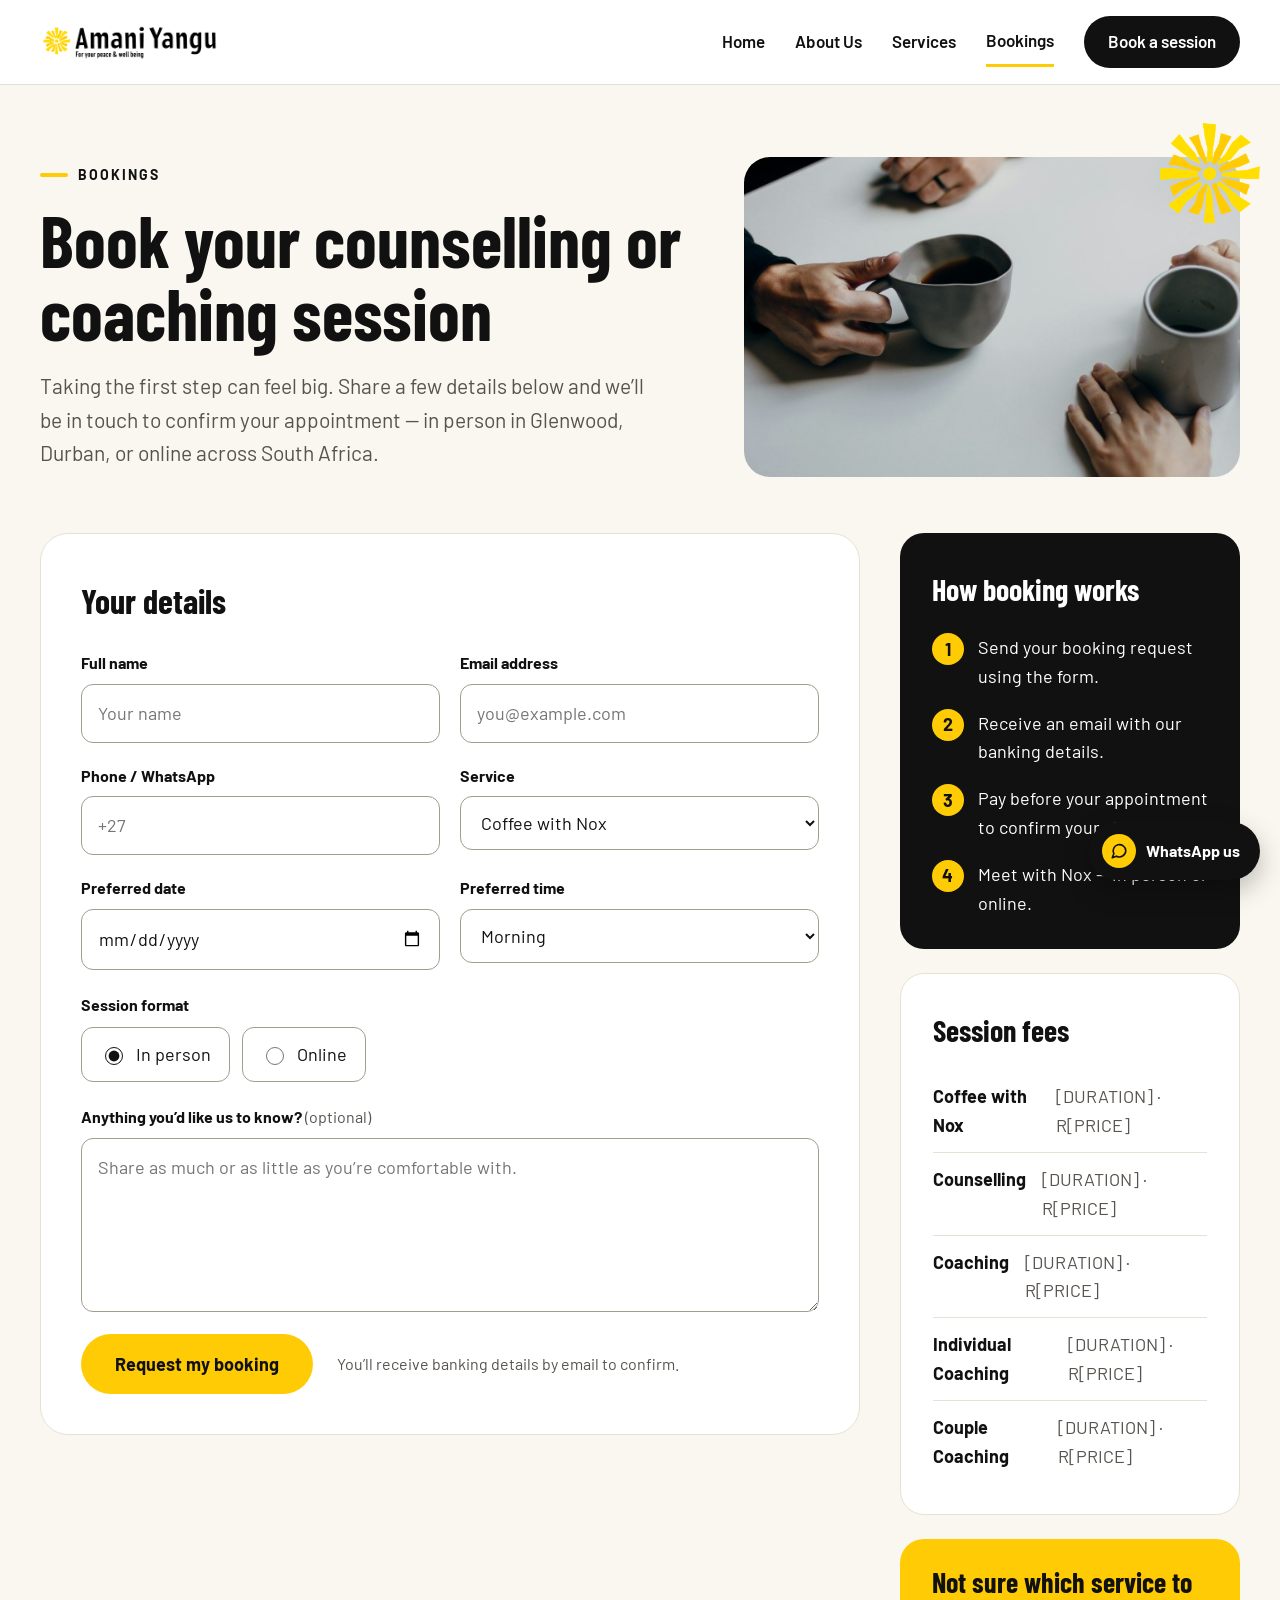
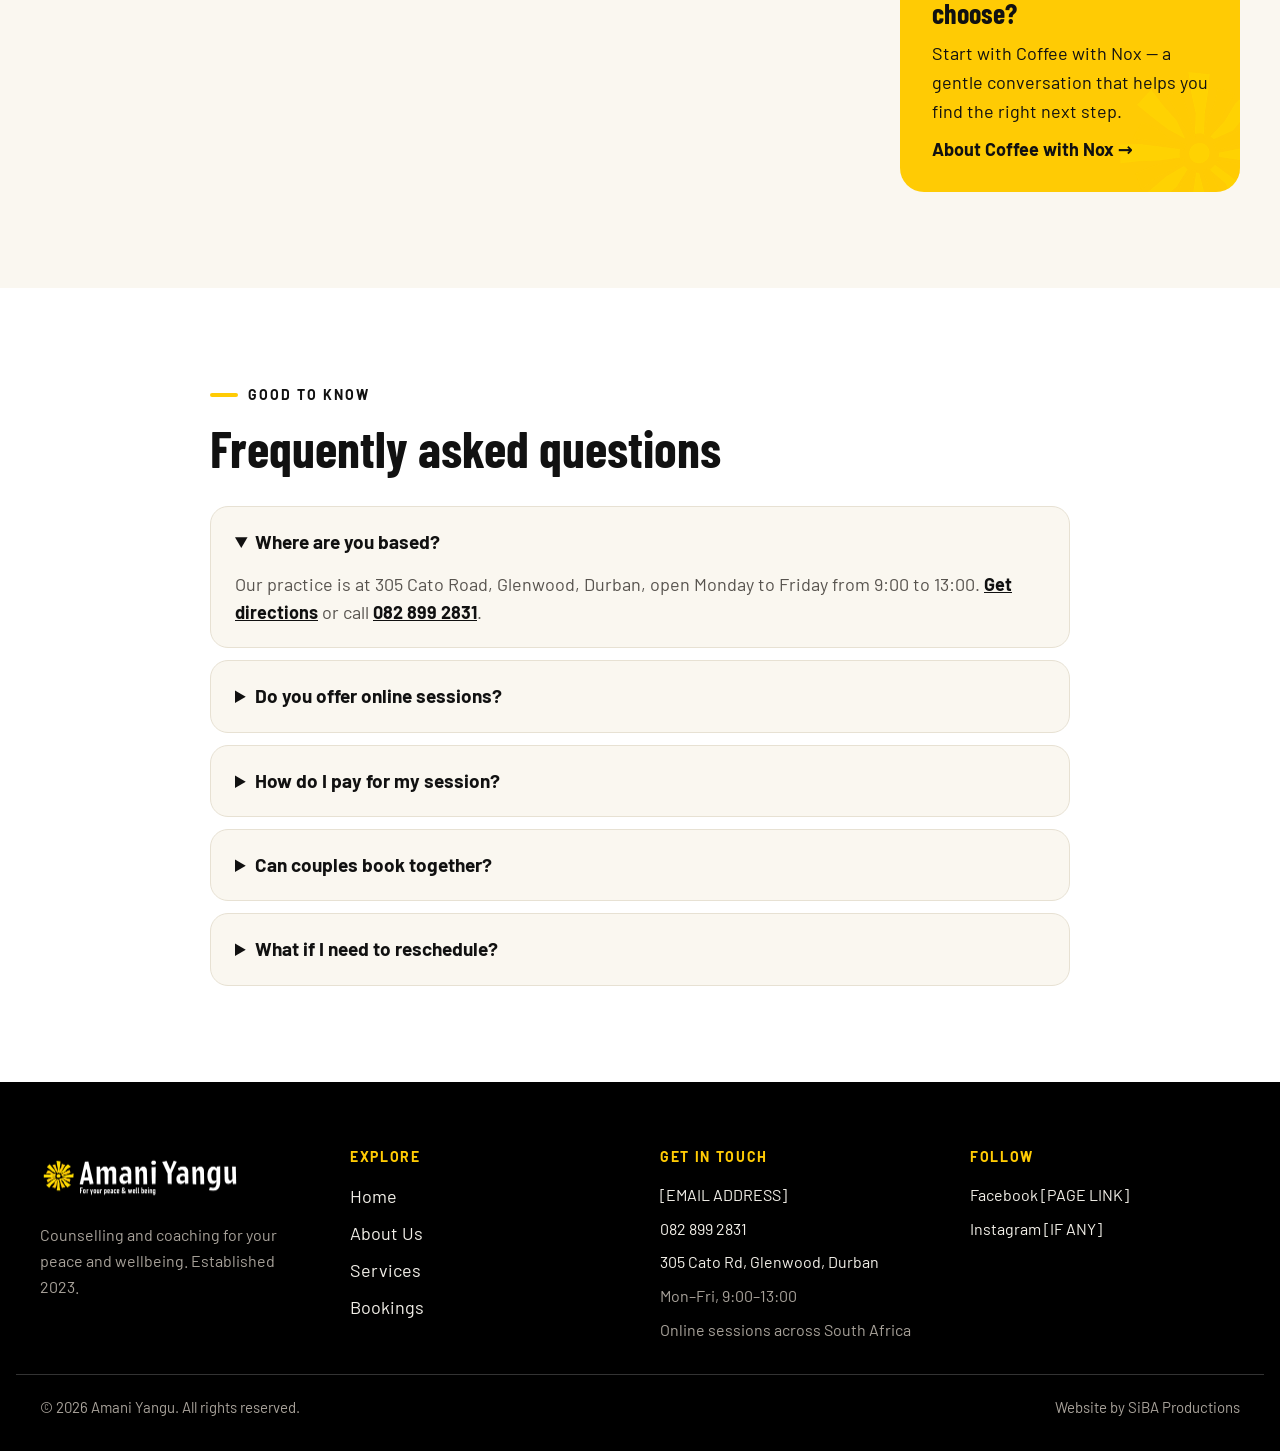
<file: bookings.html>
<!doctype html>
<html lang="en">
<head>
<meta charset="utf-8">
<meta name="viewport" content="width=device-width, initial-scale=1">
<title>Book a Counselling Session in Durban or Online | Amani Yangu</title>
<meta name="description" content="Book counselling or coaching with Amani Yangu, in person in Glenwood, Durban or online. Banking details are emailed to confirm your booking.">
<meta property="og:title" content="Book a Counselling Session in Durban or Online | Amani Yangu">
<meta property="og:description" content="Book counselling or coaching with Amani Yangu, in person in Glenwood, Durban or online. Banking details are emailed to confirm your booking.">
<meta property="og:image" content="https://amaniyangu.com/images/logo-black.png">
<meta property="og:url" content="https://amaniyangu.com/bookings.html">
<meta property="og:type" content="website">
<meta property="og:locale" content="en_ZA">
<link rel="canonical" href="https://amaniyangu.com/bookings.html">
<link rel="icon" type="image/png" href="images/icon-sun.png">
<link rel="preconnect" href="https://fonts.googleapis.com">
<link rel="preconnect" href="https://fonts.gstatic.com" crossorigin>
<link rel="stylesheet" href="https://fonts.googleapis.com/css2?family=Barlow+Condensed:wght@500;600;700&amp;family=Barlow:wght@400;500;600;700&amp;display=swap">
<style>
body{margin:0;background:#FAF7F0}
a{color:#111111}a:hover{color:#000000}
input:focus,select:focus,textarea:focus{outline:3px solid #111111;outline-offset:2px}
summary{cursor:pointer}
</style>
<style>[hidden]{display:none!important} img{max-width:100%} html{scroll-behavior:smooth}</style>
<script>document.documentElement.classList.add("js-anim")</script>
<link rel="stylesheet" href="assets/animations.css">
<script src="assets/animations.js" defer></script>
</head>
<body>
<div style="font-family: Barlow, system-ui, sans-serif; color: #111111; background: #FAF7F0; font-size: 18px; line-height: 1.6">

<header style="background: #FFFFFF; border-bottom: 1px solid #E7E1D3">
<div style="max-width: 1200px; margin: 0 auto; padding: 14px 24px; display: flex; flex-wrap: wrap; align-items: center; justify-content: space-between; gap: 16px">
<a href="index.html" style="display: flex; align-items: center; text-decoration: none"><img src="images/logo-black.png" alt="Amani Yangu — For your peace &amp; well being" style="height: 56px; width: auto; display: block"></a>
<nav aria-label="Main" style="display: flex; flex-wrap: wrap; align-items: center; gap: 6px 30px; font-weight: 600; font-size: 17px">
<a href="index.html" style="color: #111111; text-decoration: none; padding: 10px 0">Home</a>
<a href="about.html" style="color: #111111; text-decoration: none; padding: 10px 0">About Us</a>
<a href="services.html" style="color: #111111; text-decoration: none; padding: 10px 0">Services</a>
<a href="bookings.html" style="color: #111111; text-decoration: none; padding: 10px 0; border-bottom: 3px solid #FFCB04">Bookings</a>
<a href="bookings.html" style="background: #111111; color: #FFFFFF; text-decoration: none; padding: 12px 24px; border-radius: 999px; font-weight: 600">Book a session</a>
</nav>
</div>
</header>

<section style="max-width: 1200px; margin: 0 auto; padding: 72px 24px 56px; display: flex; flex-wrap: wrap; gap: 48px; align-items: center">
<div style="flex: 1 1 520px; min-width: 0">
<p style="margin: 0 0 16px; display: flex; align-items: center; gap: 10px; font-size: 14px; font-weight: 700; letter-spacing: 0.14em; text-transform: uppercase"><span style="width: 28px; height: 4px; background: #FFCB04; border-radius: 2px"></span>Bookings</p>
<h1 style="margin: 0; font-family: 'Barlow Condensed', sans-serif; font-weight: 700; font-size: clamp(2.8rem, 5.6vw, 4.6rem); line-height: 1.02">Book your counselling or coaching session</h1>
<p style="margin: 20px 0 0; max-width: 620px; font-size: 21px; color: #57534E">Taking the first step can feel big. Share a few details below and we’ll be in touch to confirm your appointment — in person in Glenwood, Durban, or online across South Africa.</p>
</div>
<div style="flex: 1 1 360px; min-width: 0; position: relative">
<img src="images/icon-sun.png" alt="" aria-hidden="true" style="position: absolute; top: -34px; right: -20px; width: 100px; height: 100px; object-fit: contain; z-index: 1">
<img src="images/bookings.jpg" alt="Two people sharing coffee across a table" style="display: block; width: 100%; height: 320px; object-fit: cover; border-radius: 26px">
</div>
</section>

<section style="max-width: 1200px; margin: 0 auto; padding: 0 24px 96px; display: flex; flex-wrap: wrap; gap: 40px; align-items: flex-start">

<div style="flex: 999 1 560px; min-width: 0; background: #FFFFFF; border: 1px solid #E7E1D3; border-radius: 28px; padding: 40px">
<div id="booking-thanks" hidden>
<div style="display: flex; flex-direction: column; gap: 16px; align-items: flex-start; padding: 24px 0">
<span style="width: 64px; height: 64px; border-radius: 50%; background: #FFCB04; display: flex; align-items: center; justify-content: center"><svg width="32" height="32" viewBox="0 0 24 24" fill="none" stroke="#111111" stroke-width="2.6" stroke-linecap="round" stroke-linejoin="round" aria-hidden="true"><path d="M5 12.5l4.5 4.5L19 7.5"></path></svg></span>
<h2 style="margin: 0; font-family: 'Barlow Condensed', sans-serif; font-size: 38px; font-weight: 700; line-height: 1.1">Thank you — your request has been received.</h2>
<p style="margin: 0; color: #57534E; max-width: 34em">Please check your inbox: you’ll receive an email with our banking details. Once payment is made, your appointment is confirmed. We look forward to meeting you.</p>
<button type="button" id="booking-reset" style="margin-top: 8px; background: transparent; color: #111111; border: 2px solid #111111; padding: 12px 24px; border-radius: 999px; font: inherit; font-weight: 700; cursor: pointer">Make another booking</button>
</div>
</div>
<div id="booking-form-wrap">
<form id="booking-form" style="display: flex; flex-direction: column; gap: 22px">
<h2 style="margin: 0; font-family: 'Barlow Condensed', sans-serif; font-size: 34px; font-weight: 700">Your details</h2>
<div style="display: grid; grid-template-columns: repeat(auto-fit, minmax(240px, 1fr)); gap: 20px">
<div style="display: flex; flex-direction: column; gap: 8px">
<label for="bk-name" style="font-weight: 700; font-size: 16px">Full name</label>
<input id="bk-name" type="text" autocomplete="name" placeholder="Your name" style="width: 100%; box-sizing: border-box; padding: 14px 16px; border: 1px solid #A39D90; border-radius: 12px; font: inherit; background: #FFFFFF; color: #111111">
</div>
<div style="display: flex; flex-direction: column; gap: 8px">
<label for="bk-email" style="font-weight: 700; font-size: 16px">Email address</label>
<input id="bk-email" type="email" autocomplete="email" placeholder="you@example.com" style="width: 100%; box-sizing: border-box; padding: 14px 16px; border: 1px solid #A39D90; border-radius: 12px; font: inherit; background: #FFFFFF; color: #111111">
</div>
<div style="display: flex; flex-direction: column; gap: 8px">
<label for="bk-phone" style="font-weight: 700; font-size: 16px">Phone / WhatsApp</label>
<input id="bk-phone" type="tel" autocomplete="tel" placeholder="+27" style="width: 100%; box-sizing: border-box; padding: 14px 16px; border: 1px solid #A39D90; border-radius: 12px; font: inherit; background: #FFFFFF; color: #111111">
</div>
<div style="display: flex; flex-direction: column; gap: 8px">
<label for="bk-service" style="font-weight: 700; font-size: 16px">Service</label>
<select id="bk-service" style="width: 100%; box-sizing: border-box; padding: 14px 16px; border: 1px solid #A39D90; border-radius: 12px; font: inherit; background: #FFFFFF; color: #111111">
<option>Coffee with Nox</option>
<option>Counselling</option>
<option>Coaching</option>
<option>Individual Coaching</option>
<option>Couple Coaching</option>
<option>Not sure yet</option>
</select>
</div>
<div style="display: flex; flex-direction: column; gap: 8px">
<label for="bk-date" style="font-weight: 700; font-size: 16px">Preferred date</label>
<input id="bk-date" type="date" style="width: 100%; box-sizing: border-box; padding: 14px 16px; border: 1px solid #A39D90; border-radius: 12px; font: inherit; background: #FFFFFF; color: #111111">
</div>
<div style="display: flex; flex-direction: column; gap: 8px">
<label for="bk-time" style="font-weight: 700; font-size: 16px">Preferred time</label>
<select id="bk-time" style="width: 100%; box-sizing: border-box; padding: 14px 16px; border: 1px solid #A39D90; border-radius: 12px; font: inherit; background: #FFFFFF; color: #111111">
<option>Morning</option>
<option>Afternoon</option>
<option>Evening</option>
</select>
</div>
</div>
<fieldset style="border: 0; margin: 0; padding: 0; display: flex; flex-direction: column; gap: 10px">
<legend style="font-weight: 700; font-size: 16px; padding: 0; margin-bottom: 10px">Session format</legend>
<div style="display: flex; flex-wrap: wrap; gap: 12px">
<label style="display: flex; align-items: center; gap: 10px; border: 1px solid #A39D90; border-radius: 12px; padding: 12px 18px; cursor: pointer; min-height: 24px"><input type="radio" name="bk-format" value="in-person" checked style="width: 18px; height: 18px; accent-color: #111111">In person</label>
<label style="display: flex; align-items: center; gap: 10px; border: 1px solid #A39D90; border-radius: 12px; padding: 12px 18px; cursor: pointer; min-height: 24px"><input type="radio" name="bk-format" value="online" style="width: 18px; height: 18px; accent-color: #111111">Online</label>
</div>
</fieldset>
<div style="display: flex; flex-direction: column; gap: 8px">
<label for="bk-msg" style="font-weight: 700; font-size: 16px">Anything you’d like us to know? <span style="font-weight: 400; color: #57534E">(optional)</span></label>
<textarea id="bk-msg" rows="5" placeholder="Share as much or as little as you’re comfortable with." style="width: 100%; box-sizing: border-box; padding: 14px 16px; border: 1px solid #A39D90; border-radius: 12px; font: inherit; background: #FFFFFF; color: #111111; resize: vertical"></textarea>
</div>
<div style="display: flex; flex-wrap: wrap; align-items: center; gap: 16px 24px">
<button type="submit" style="background: #FFCB04; color: #111111; border: 0; padding: 16px 34px; border-radius: 999px; font: inherit; font-weight: 700; cursor: pointer">Request my booking</button>
<p style="margin: 0; font-size: 16px; color: #57534E">You’ll receive banking details by email to confirm.</p>
</div>
</form>
</div>
</div>

<aside style="flex: 1 1 340px; min-width: 0; display: flex; flex-direction: column; gap: 24px">
<div style="background: #111111; color: #FFFFFF; border-radius: 24px; padding: 32px">
<h2 style="margin: 0 0 20px; font-family: 'Barlow Condensed', sans-serif; font-size: 30px; font-weight: 700">How booking works</h2>
<ol style="list-style: none; margin: 0; padding: 0; display: flex; flex-direction: column; gap: 18px">
<li style="display: flex; gap: 14px"><span style="flex: none; width: 32px; height: 32px; border-radius: 50%; background: #FFCB04; color: #111111; font-weight: 700; display: flex; align-items: center; justify-content: center">1</span><span>Send your booking request using the form.</span></li>
<li style="display: flex; gap: 14px"><span style="flex: none; width: 32px; height: 32px; border-radius: 50%; background: #FFCB04; color: #111111; font-weight: 700; display: flex; align-items: center; justify-content: center">2</span><span>Receive an email with our banking details.</span></li>
<li style="display: flex; gap: 14px"><span style="flex: none; width: 32px; height: 32px; border-radius: 50%; background: #FFCB04; color: #111111; font-weight: 700; display: flex; align-items: center; justify-content: center">3</span><span>Pay before your appointment to confirm your slot.</span></li>
<li style="display: flex; gap: 14px"><span style="flex: none; width: 32px; height: 32px; border-radius: 50%; background: #FFCB04; color: #111111; font-weight: 700; display: flex; align-items: center; justify-content: center">4</span><span>Meet with Nox — in person or online.</span></li>
</ol>
</div>
<div style="background: #FFFFFF; border: 1px solid #E7E1D3; border-radius: 24px; padding: 32px">
<h2 style="margin: 0 0 16px; font-family: 'Barlow Condensed', sans-serif; font-size: 30px; font-weight: 700">Session fees</h2>
<dl style="margin: 0; display: flex; flex-direction: column">
<div style="display: flex; justify-content: space-between; gap: 16px; padding: 12px 0; border-bottom: 1px solid #E7E1D3"><dt style="font-weight: 700">Coffee with Nox</dt><dd style="margin: 0; color: #57534E">[DURATION] · R[PRICE]</dd></div>
<div style="display: flex; justify-content: space-between; gap: 16px; padding: 12px 0; border-bottom: 1px solid #E7E1D3"><dt style="font-weight: 700">Counselling</dt><dd style="margin: 0; color: #57534E">[DURATION] · R[PRICE]</dd></div>
<div style="display: flex; justify-content: space-between; gap: 16px; padding: 12px 0; border-bottom: 1px solid #E7E1D3"><dt style="font-weight: 700">Coaching</dt><dd style="margin: 0; color: #57534E">[DURATION] · R[PRICE]</dd></div>
<div style="display: flex; justify-content: space-between; gap: 16px; padding: 12px 0; border-bottom: 1px solid #E7E1D3"><dt style="font-weight: 700">Individual Coaching</dt><dd style="margin: 0; color: #57534E">[DURATION] · R[PRICE]</dd></div>
<div style="display: flex; justify-content: space-between; gap: 16px; padding: 12px 0"><dt style="font-weight: 700">Couple Coaching</dt><dd style="margin: 0; color: #57534E">[DURATION] · R[PRICE]</dd></div>
</dl>
</div>
<div style="background: #FFCB04; border-radius: 24px; padding: 28px 32px; display: flex; flex-direction: column; gap: 10px; position: relative; overflow: hidden">
<img src="images/icon-sun.png" alt="" aria-hidden="true" style="position: absolute; right: -40px; bottom: -40px; width: 160px; height: 160px; object-fit: contain; opacity: 0.35">
<h2 style="margin: 0; font-family: 'Barlow Condensed', sans-serif; font-size: 28px; font-weight: 700; line-height: 1.1; position: relative">Not sure which service to choose?</h2>
<p style="margin: 0; color: #111111; position: relative">Start with Coffee with Nox — a gentle conversation that helps you find the right next step.</p>
<a href="services.html#coffee" style="font-weight: 700; text-decoration: none; color: #111111; position: relative">About Coffee with Nox →</a>
</div>
</aside>
</section>

<section style="background: #FFFFFF">
<div style="max-width: 860px; margin: 0 auto; padding: 96px 24px">
<p style="margin: 0 0 14px; display: flex; align-items: center; gap: 10px; font-size: 14px; font-weight: 700; letter-spacing: 0.14em; text-transform: uppercase"><span style="width: 28px; height: 4px; background: #FFCB04; border-radius: 2px"></span>Good to know</p>
<h2 style="margin: 0 0 32px; font-family: 'Barlow Condensed', sans-serif; font-weight: 700; font-size: clamp(2.3rem, 4vw, 3.2rem); line-height: 1.05">Frequently asked questions</h2>
<div style="display: flex; flex-direction: column; gap: 12px">
<details open style="background: #FAF7F0; border: 1px solid #E7E1D3; border-radius: 18px; padding: 20px 24px">
<summary style="font-weight: 700; font-size: 19px">Where are you based?</summary>
<p style="margin: 12px 0 0; color: #57534E">Our practice is at 305 Cato Road, Glenwood, Durban, open Monday to Friday from 9:00 to 13:00. <a href="https://www.google.com/maps/search/?api=1&amp;query=Amani+Yangu+305+Cato+Rd+Glenwood+Durban&amp;query_place_id=ChIJgftULiip9x4RRW_mdnFf764" target="_blank" rel="noopener" style="font-weight: 700">Get directions</a> or call <a href="tel:+27828992831" style="font-weight: 700">082 899 2831</a>.</p>
</details>
<details style="background: #FAF7F0; border: 1px solid #E7E1D3; border-radius: 18px; padding: 20px 24px">
<summary style="font-weight: 700; font-size: 19px">Do you offer online sessions?</summary>
<p style="margin: 12px 0 0; color: #57534E">Yes. Simply choose “Online” when you book, and we’ll send you everything you need to join. Online sessions are available anywhere in South Africa.</p>
</details>
<details style="background: #FAF7F0; border: 1px solid #E7E1D3; border-radius: 18px; padding: 20px 24px">
<summary style="font-weight: 700; font-size: 19px">How do I pay for my session?</summary>
<p style="margin: 12px 0 0; color: #57534E">After you book, you’ll receive an email with our banking details. Please pay into the account before your appointment to confirm your booking.</p>
</details>
<details style="background: #FAF7F0; border: 1px solid #E7E1D3; border-radius: 18px; padding: 20px 24px">
<summary style="font-weight: 700; font-size: 19px">Can couples book together?</summary>
<p style="margin: 12px 0 0; color: #57534E">Absolutely. Choose Couple Coaching and let us know in the message box if you have any preferences for your first session.</p>
</details>
<details style="background: #FAF7F0; border: 1px solid #E7E1D3; border-radius: 18px; padding: 20px 24px">
<summary style="font-weight: 700; font-size: 19px">What if I need to reschedule?</summary>
<p style="margin: 12px 0 0; color: #57534E">[RESCHEDULING &amp; CANCELLATION POLICY]</p>
</details>
</div>
</div>
</section>

<footer style="background: #000000; color: #F2EFE8">
<div style="max-width: 1200px; margin: 0 auto; padding: 64px 24px 32px; display: grid; grid-template-columns: repeat(auto-fit, minmax(220px, 1fr)); gap: 40px">
<div style="display: flex; flex-direction: column; gap: 14px">
<img src="images/logo-white.png" alt="Amani Yangu — For your peace &amp; well being" style="width: 200px; height: auto; display: block">
<p style="margin: 0; color: #A8A29A; font-size: 16px">Counselling and coaching for your peace and wellbeing. Established 2023.</p>
</div>
<div style="display: flex; flex-direction: column; gap: 8px">
<h3 style="margin: 0 0 6px; font-size: 14px; letter-spacing: 0.12em; text-transform: uppercase; color: #FFCB04">Explore</h3>
<a href="index.html" style="color: #F2EFE8; text-decoration: none">Home</a>
<a href="about.html" style="color: #F2EFE8; text-decoration: none">About Us</a>
<a href="services.html" style="color: #F2EFE8; text-decoration: none">Services</a>
<a href="bookings.html" style="color: #F2EFE8; text-decoration: none">Bookings</a>
</div>
<div style="display: flex; flex-direction: column; gap: 8px; font-size: 16px">
<h3 style="margin: 0 0 6px; font-size: 14px; letter-spacing: 0.12em; text-transform: uppercase; color: #FFCB04">Get in touch</h3>
<span>[EMAIL ADDRESS]</span>
<a href="tel:+27828992831" style="color: #F2EFE8; text-decoration: none">082 899 2831</a>
<a href="https://www.google.com/maps/search/?api=1&amp;query=Amani+Yangu+305+Cato+Rd+Glenwood+Durban&amp;query_place_id=ChIJgftULiip9x4RRW_mdnFf764" target="_blank" rel="noopener" style="color: #F2EFE8; text-decoration: none">305 Cato Rd, Glenwood, Durban</a>
<span style="color: #A8A29A">Mon–Fri, 9:00–13:00</span>
<span style="color: #A8A29A">Online sessions across South Africa</span>
</div>
<div style="display: flex; flex-direction: column; gap: 8px; font-size: 16px">
<h3 style="margin: 0 0 6px; font-size: 14px; letter-spacing: 0.12em; text-transform: uppercase; color: #FFCB04">Follow</h3>
<a href="#" style="color: #F2EFE8; text-decoration: none">Facebook [PAGE LINK]</a>
<a href="#" style="color: #F2EFE8; text-decoration: none">Instagram [IF ANY]</a>
</div>
</div>
<div style="max-width: 1200px; margin: 0 auto; padding: 20px 24px 32px; border-top: 1px solid #333333; display: flex; flex-wrap: wrap; justify-content: space-between; gap: 8px; font-size: 15px; color: #A8A29A">
<span>© 2026 Amani Yangu. All rights reserved.</span>
<span>Website by SiBA Productions</span>
</div>
</footer>
<a href="https://wa.me/27828992831?text=Hi%20Nox%2C%20I%E2%80%99d%20like%20to%20book%20a%20session" target="_blank" rel="noopener" class="ay-wa" aria-label="Chat with Amani Yangu on WhatsApp" style="position: fixed; right: 20px; bottom: 20px; z-index: 50; display: flex; align-items: center; gap: 10px; background: #111111; color: #FFFFFF; text-decoration: none; padding: 12px 20px 12px 14px; border-radius: 999px; font-weight: 700; font-size: 16px; box-shadow: 0 10px 26px rgba(0,0,0,.25)"><span style="width: 34px; height: 34px; border-radius: 50%; background: #FFCB04; display: flex; align-items: center; justify-content: center"><svg width="18" height="18" viewBox="0 0 24 24" fill="none" stroke="#111111" stroke-width="2.2" stroke-linecap="round" stroke-linejoin="round" aria-hidden="true"><path d="M21 11.5a8.4 8.4 0 0 1-12.4 7.4L3 21l2.1-5.4A8.4 8.4 0 1 1 21 11.5z"></path></svg></span><span class="ay-wa-t">WhatsApp us</span></a>


</div>
<script>
// Mockup behaviour: shows the thank-you message. Connect to a form service (e.g. WPForms, Formspree) or email when going live.
(function(){var f=document.getElementById('booking-form'),w=document.getElementById('booking-form-wrap'),t=document.getElementById('booking-thanks'),r=document.getElementById('booking-reset');
f.addEventListener('submit',function(e){e.preventDefault();w.hidden=true;t.hidden=false;t.scrollIntoView({behavior:'smooth',block:'center'});});
r.addEventListener('click',function(){f.reset();t.hidden=true;w.hidden=false;});})();
</script>
</body>
</html>
</file>
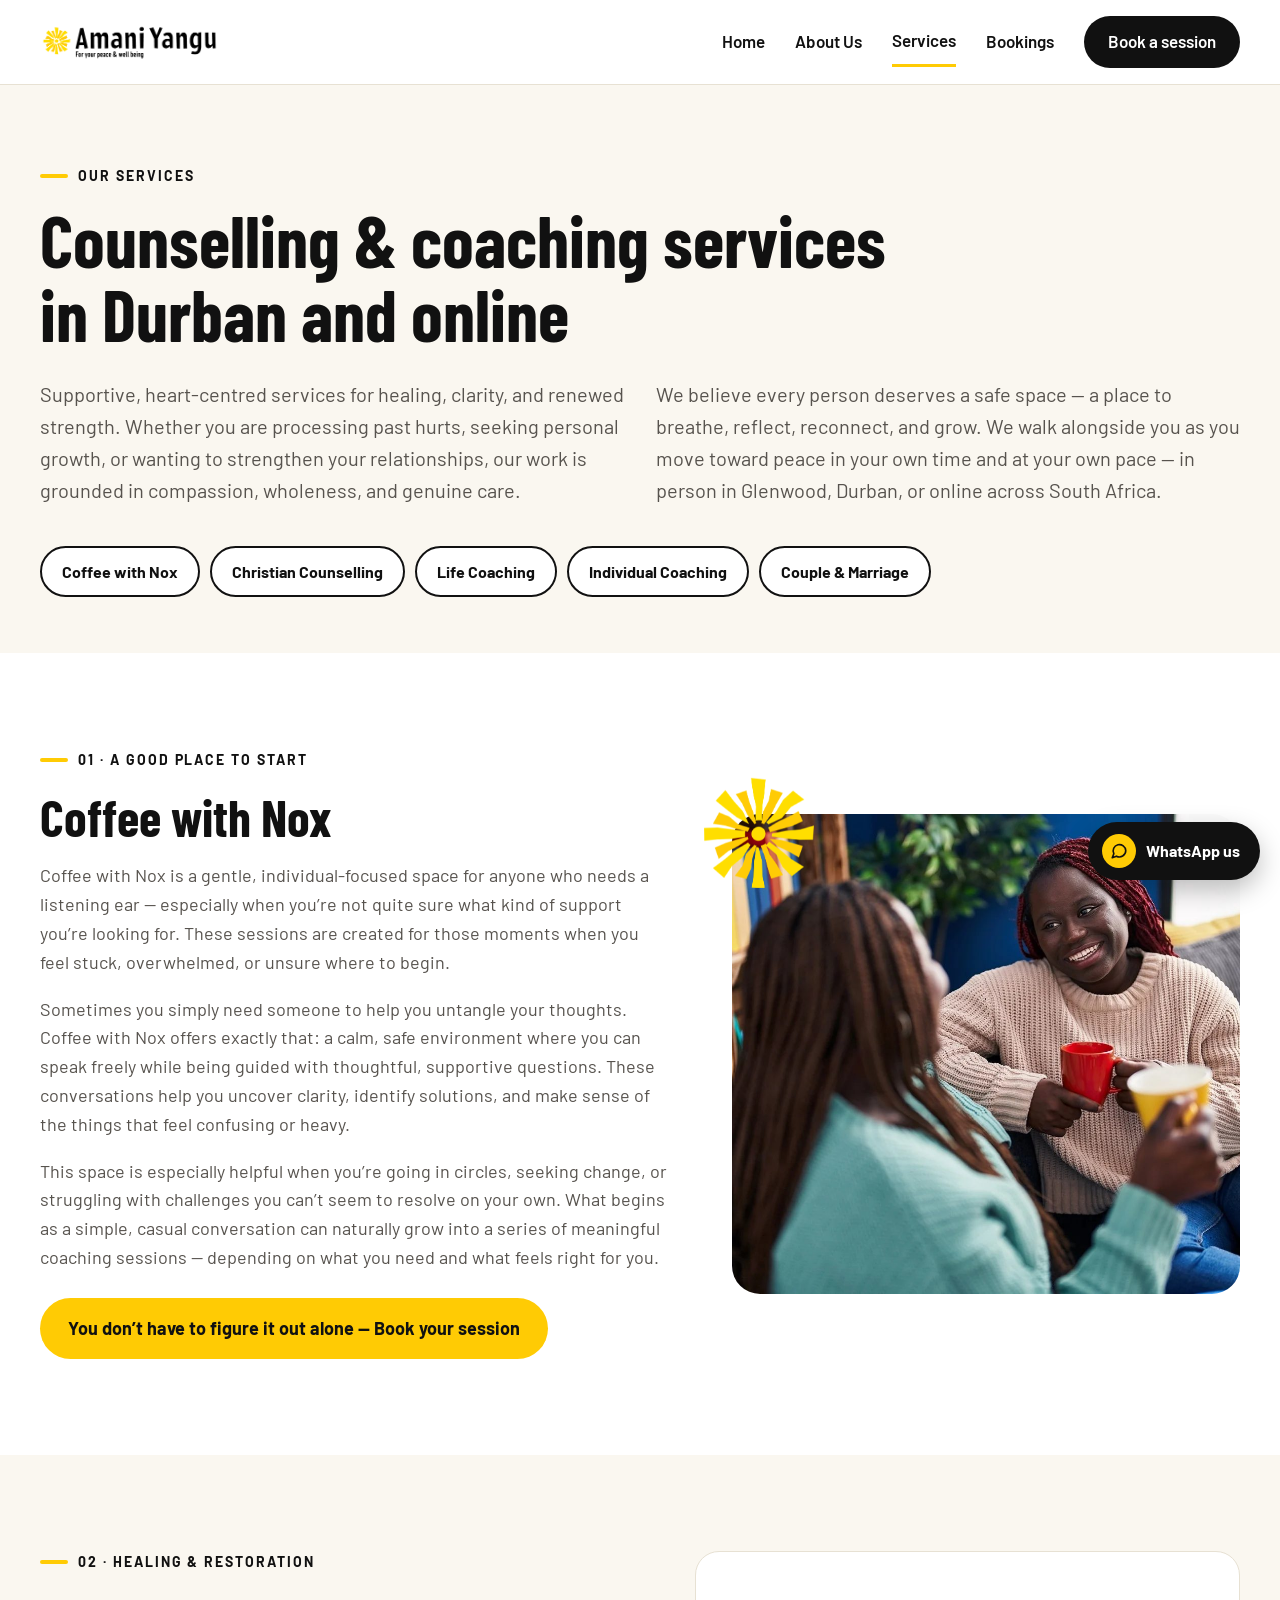
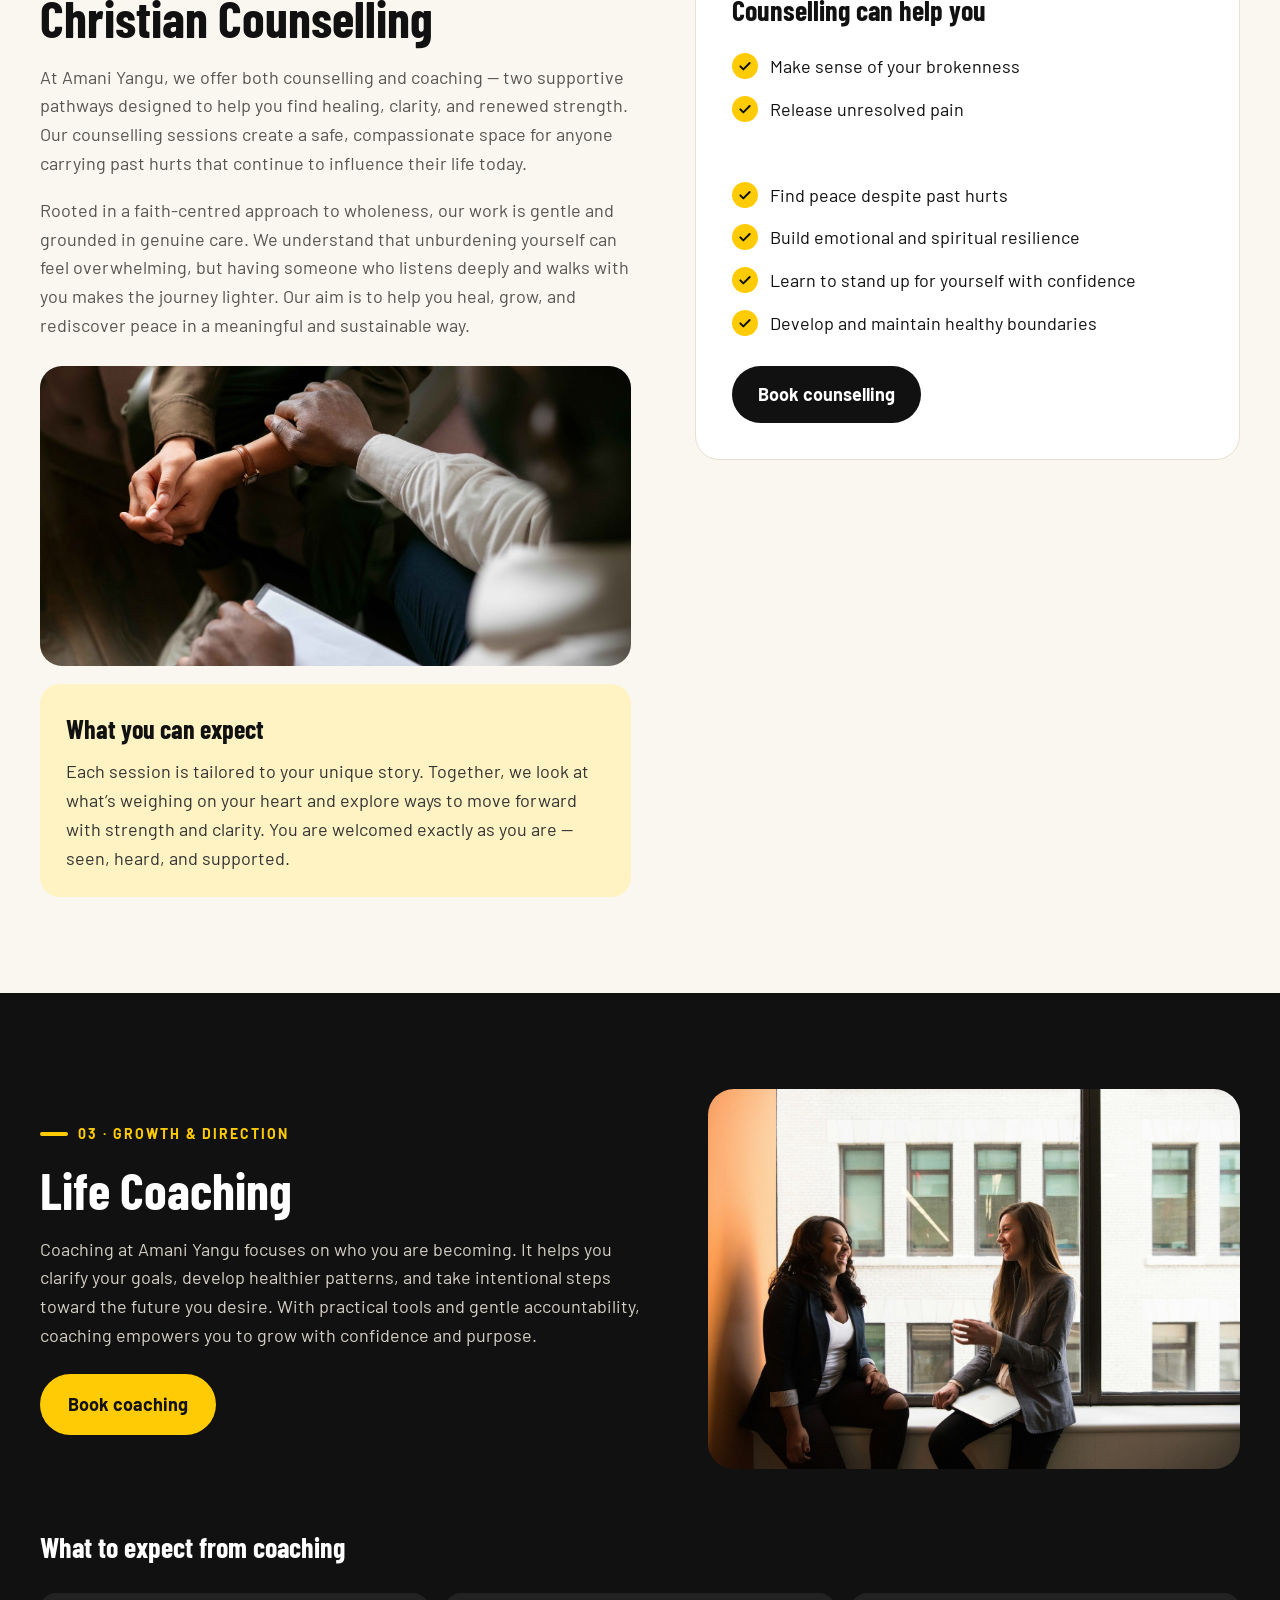
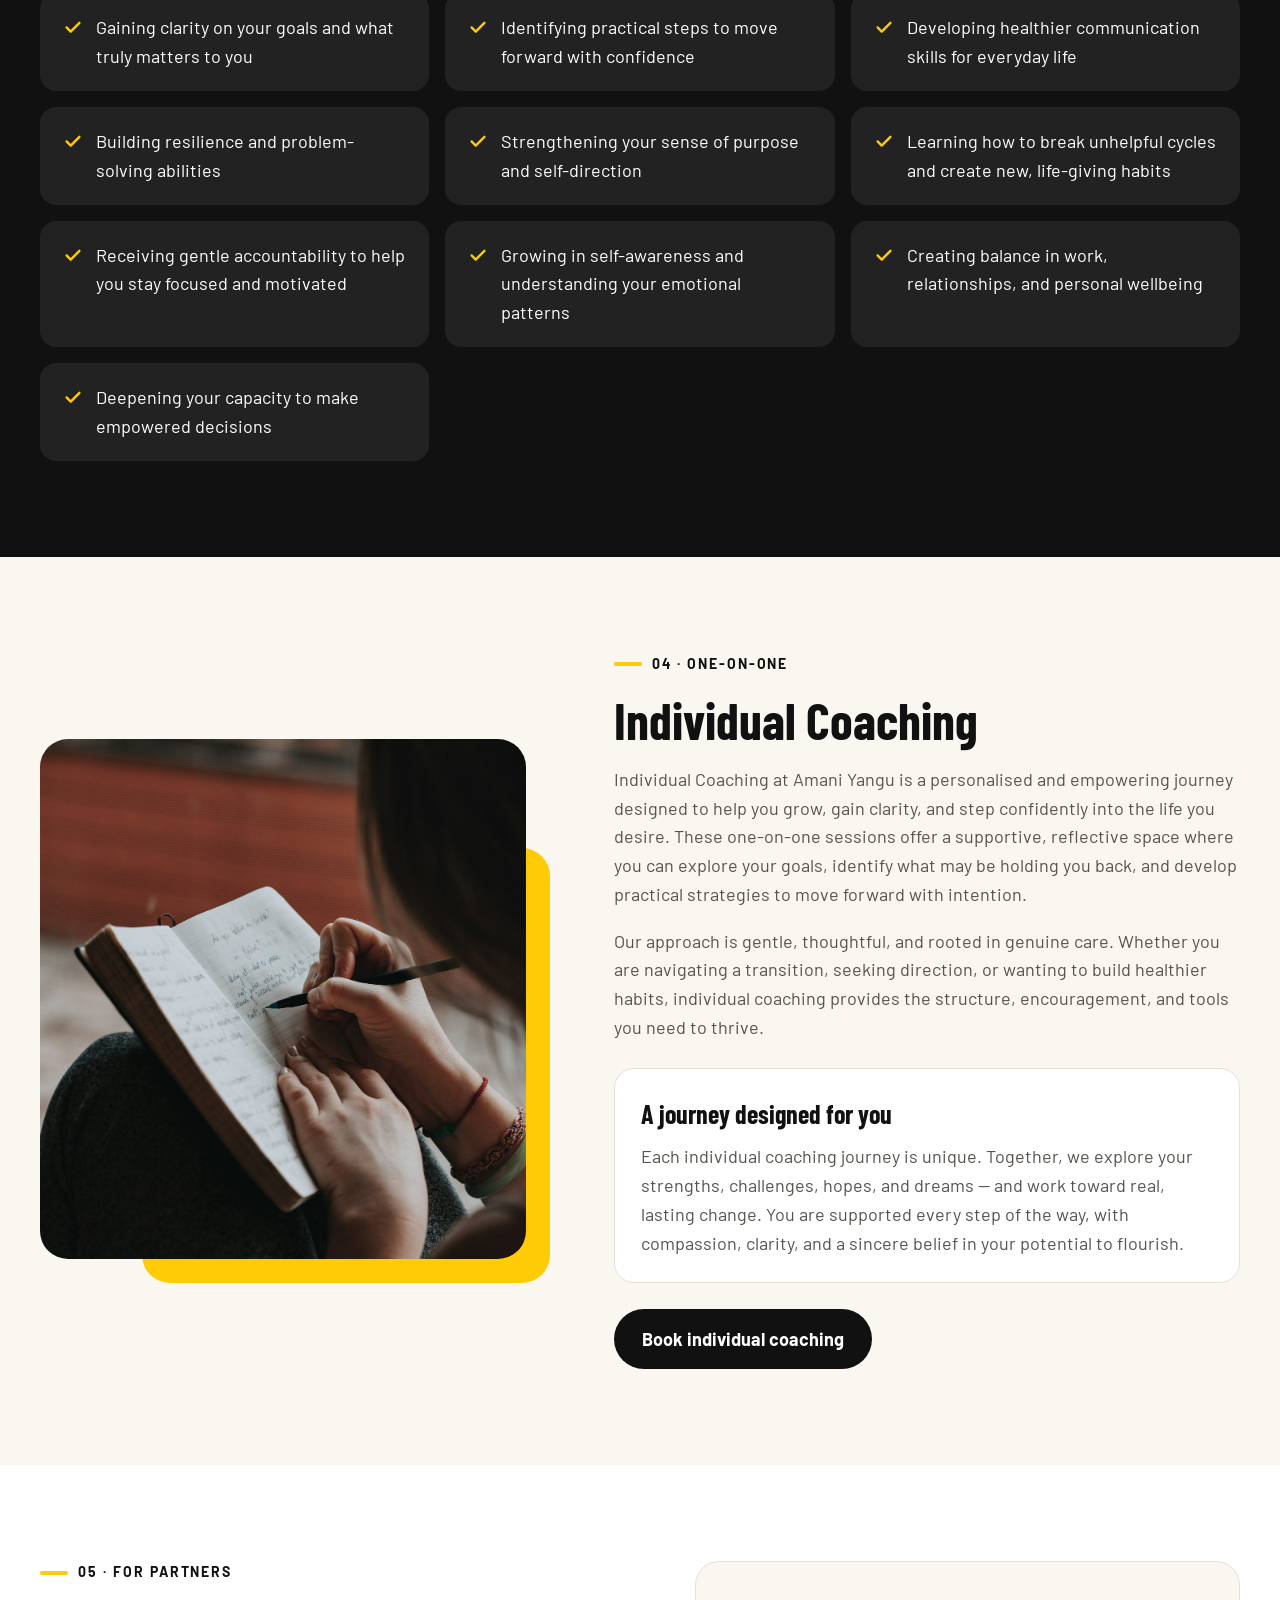
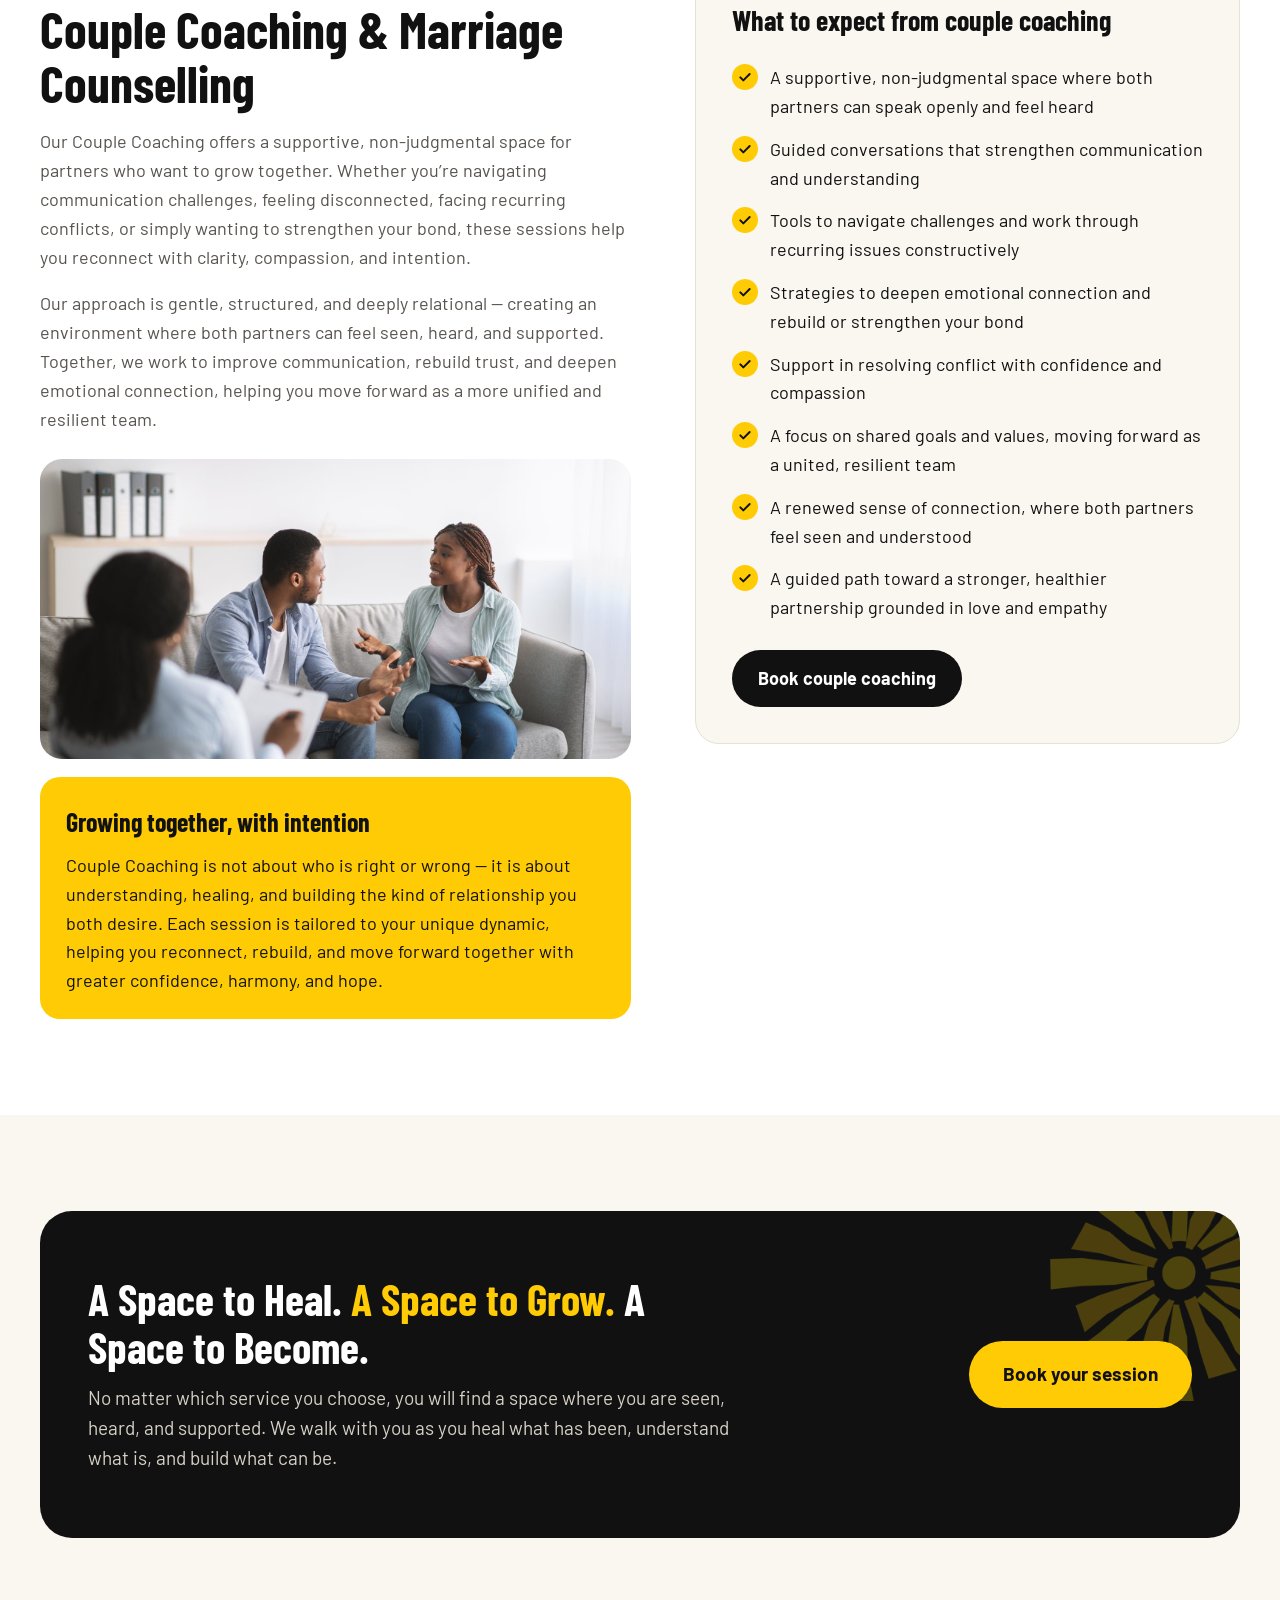
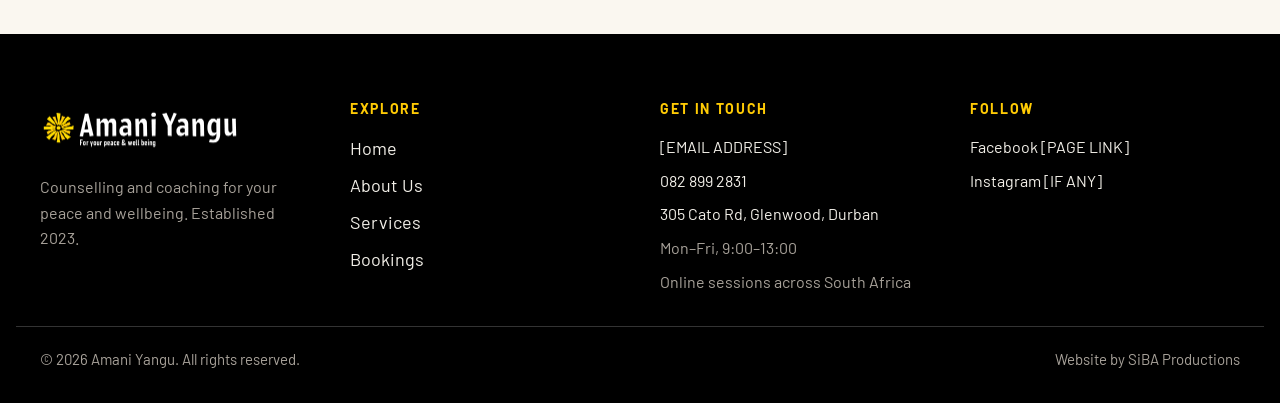
<file: services.html>
<!doctype html>
<html lang="en">
<head>
<meta charset="utf-8">
<meta name="viewport" content="width=device-width, initial-scale=1">
<title>Counselling, Couples &amp; Life Coaching Durban | Amani Yangu</title>
<meta name="description" content="Coffee with Nox, Christian counselling, life coaching, individual and couple coaching. In person in Glenwood, Durban or online across South Africa.">
<meta property="og:title" content="Counselling, Couples &amp; Life Coaching Durban | Amani Yangu">
<meta property="og:description" content="Coffee with Nox, Christian counselling, life coaching, individual and couple coaching. In person in Glenwood, Durban or online across South Africa.">
<meta property="og:image" content="https://amaniyangu.com/images/logo-black.png">
<meta property="og:url" content="https://amaniyangu.com/services.html">
<meta property="og:type" content="website">
<meta property="og:locale" content="en_ZA">
<link rel="canonical" href="https://amaniyangu.com/services.html">
<link rel="icon" type="image/png" href="images/icon-sun.png">
<link rel="preconnect" href="https://fonts.googleapis.com">
<link rel="preconnect" href="https://fonts.gstatic.com" crossorigin>
<link rel="stylesheet" href="https://fonts.googleapis.com/css2?family=Barlow+Condensed:wght@500;600;700&amp;family=Barlow:wght@400;500;600;700&amp;display=swap">
<style>
body{margin:0;background:#FAF7F0}
a{color:#111111}a:hover{color:#000000}
</style>
<style>[hidden]{display:none!important} img{max-width:100%} html{scroll-behavior:smooth}</style>
<script>document.documentElement.classList.add("js-anim")</script>
<link rel="stylesheet" href="assets/animations.css">
<script src="assets/animations.js" defer></script>
</head>
<body>
<div style="font-family: Barlow, system-ui, sans-serif; color: #111111; background: #FAF7F0; font-size: 18px; line-height: 1.6">

<header style="background: #FFFFFF; border-bottom: 1px solid #E7E1D3">
<div style="max-width: 1200px; margin: 0 auto; padding: 14px 24px; display: flex; flex-wrap: wrap; align-items: center; justify-content: space-between; gap: 16px">
<a href="index.html" style="display: flex; align-items: center; text-decoration: none"><img src="images/logo-black.png" alt="Amani Yangu — For your peace &amp; well being" style="height: 56px; width: auto; display: block"></a>
<nav aria-label="Main" style="display: flex; flex-wrap: wrap; align-items: center; gap: 6px 30px; font-weight: 600; font-size: 17px">
<a href="index.html" style="color: #111111; text-decoration: none; padding: 10px 0">Home</a>
<a href="about.html" style="color: #111111; text-decoration: none; padding: 10px 0">About Us</a>
<a href="services.html" style="color: #111111; text-decoration: none; padding: 10px 0; border-bottom: 3px solid #FFCB04">Services</a>
<a href="bookings.html" style="color: #111111; text-decoration: none; padding: 10px 0">Bookings</a>
<a href="bookings.html" style="background: #111111; color: #FFFFFF; text-decoration: none; padding: 12px 24px; border-radius: 999px; font-weight: 600">Book a session</a>
</nav>
</div>
</header>

<section style="max-width: 1200px; margin: 0 auto; padding: 80px 24px 56px">
<p style="margin: 0 0 16px; display: flex; align-items: center; gap: 10px; font-size: 14px; font-weight: 700; letter-spacing: 0.14em; text-transform: uppercase"><span style="width: 28px; height: 4px; background: #FFCB04; border-radius: 2px"></span>Our services</p>
<h1 style="margin: 0; max-width: 900px; font-family: 'Barlow Condensed', sans-serif; font-weight: 700; font-size: clamp(2.8rem, 5.6vw, 4.6rem); line-height: 1.02">Counselling &amp; coaching services in Durban and online</h1>
<div style="display: flex; flex-wrap: wrap; gap: 32px; margin-top: 28px">
<p style="margin: 0; flex: 1 1 420px; min-width: 0; font-size: 20px; color: #57534E">Supportive, heart-centred services for healing, clarity, and renewed strength. Whether you are processing past hurts, seeking personal growth, or wanting to strengthen your relationships, our work is grounded in compassion, wholeness, and genuine care.</p>
<p style="margin: 0; flex: 1 1 420px; min-width: 0; font-size: 20px; color: #57534E">We believe every person deserves a safe space — a place to breathe, reflect, reconnect, and grow. We walk alongside you as you move toward peace in your own time and at your own pace — in person in Glenwood, Durban, or online across South Africa.</p>
</div>
<nav aria-label="Services on this page" style="display: flex; flex-wrap: wrap; gap: 10px; margin-top: 40px">
<a href="#coffee" style="background: #FFFFFF; border: 2px solid #111111; color: #111111; text-decoration: none; padding: 11px 20px; border-radius: 999px; font-weight: 700; font-size: 16px">Coffee with Nox</a>
<a href="#counselling" style="background: #FFFFFF; border: 2px solid #111111; color: #111111; text-decoration: none; padding: 11px 20px; border-radius: 999px; font-weight: 700; font-size: 16px">Christian Counselling</a>
<a href="#coaching" style="background: #FFFFFF; border: 2px solid #111111; color: #111111; text-decoration: none; padding: 11px 20px; border-radius: 999px; font-weight: 700; font-size: 16px">Life Coaching</a>
<a href="#individual" style="background: #FFFFFF; border: 2px solid #111111; color: #111111; text-decoration: none; padding: 11px 20px; border-radius: 999px; font-weight: 700; font-size: 16px">Individual Coaching</a>
<a href="#couple" style="background: #FFFFFF; border: 2px solid #111111; color: #111111; text-decoration: none; padding: 11px 20px; border-radius: 999px; font-weight: 700; font-size: 16px">Couple &amp; Marriage</a>
</nav>
</section>

<section id="coffee" style="background: #FFFFFF">
<div style="max-width: 1200px; margin: 0 auto; padding: 96px 24px; display: flex; flex-wrap: wrap; gap: 64px; align-items: center">
<div style="flex: 1 1 520px; min-width: 0; display: flex; flex-direction: column; gap: 18px">
<p style="margin: 0; display: flex; align-items: center; gap: 10px; font-size: 14px; font-weight: 700; letter-spacing: 0.14em; text-transform: uppercase"><span style="width: 28px; height: 4px; background: #FFCB04; border-radius: 2px"></span>01 · A good place to start</p>
<h2 style="margin: 0; font-family: 'Barlow Condensed', sans-serif; font-weight: 700; font-size: clamp(2.3rem, 4vw, 3.2rem); line-height: 1.05">Coffee with Nox</h2>
<p style="margin: 0; color: #57534E">Coffee with Nox is a gentle, individual-focused space for anyone who needs a listening ear — especially when you’re not quite sure what kind of support you’re looking for. These sessions are created for those moments when you feel stuck, overwhelmed, or unsure where to begin.</p>
<p style="margin: 0; color: #57534E">Sometimes you simply need someone to help you untangle your thoughts. Coffee with Nox offers exactly that: a calm, safe environment where you can speak freely while being guided with thoughtful, supportive questions. These conversations help you uncover clarity, identify solutions, and make sense of the things that feel confusing or heavy.</p>
<p style="margin: 0; color: #57534E">This space is especially helpful when you’re going in circles, seeking change, or struggling with challenges you can’t seem to resolve on your own. What begins as a simple, casual conversation can naturally grow into a series of meaningful coaching sessions — depending on what you need and what feels right for you.</p>
<a href="bookings.html" style="align-self: flex-start; margin-top: 8px; background: #FFCB04; color: #111111; text-decoration: none; padding: 16px 28px; border-radius: 999px; font-weight: 700">You don’t have to figure it out alone — Book your session</a>
</div>
<div style="flex: 1 1 400px; min-width: 0; position: relative">
<img src="images/icon-sun.png" alt="" aria-hidden="true" style="position: absolute; top: -36px; left: -28px; width: 110px; height: 110px; object-fit: contain; z-index: 1">
<img src="images/coffee.jpg" alt="Two women laughing together over coffee" style="display: block; width: 100%; height: 480px; object-fit: cover; border-radius: 28px">
</div>
</div>
</section>

<section id="counselling" style="max-width: 1200px; margin: 0 auto; padding: 96px 24px; display: flex; flex-wrap: wrap; gap: 64px; align-items: flex-start">
<div style="flex: 1 1 520px; min-width: 0; display: flex; flex-direction: column; gap: 18px">
<p style="margin: 0; display: flex; align-items: center; gap: 10px; font-size: 14px; font-weight: 700; letter-spacing: 0.14em; text-transform: uppercase"><span style="width: 28px; height: 4px; background: #FFCB04; border-radius: 2px"></span>02 · Healing &amp; restoration</p>
<h2 style="margin: 0; font-family: 'Barlow Condensed', sans-serif; font-weight: 700; font-size: clamp(2.3rem, 4vw, 3.2rem); line-height: 1.05">Christian Counselling</h2>
<p style="margin: 0; color: #57534E">At Amani Yangu, we offer both counselling and coaching — two supportive pathways designed to help you find healing, clarity, and renewed strength. Our counselling sessions create a safe, compassionate space for anyone carrying past hurts that continue to influence their life today.</p>
<p style="margin: 0; color: #57534E">Rooted in a faith-centred approach to wholeness, our work is gentle and grounded in genuine care. We understand that unburdening yourself can feel overwhelming, but having someone who listens deeply and walks with you makes the journey lighter. Our aim is to help you heal, grow, and rediscover peace in a meaningful and sustainable way.</p>
<img src="images/counselling.jpg" alt="Hands resting together during a counselling conversation" style="display: block; width: 100%; height: 300px; object-fit: cover; border-radius: 22px; margin-top: 8px">
<div style="background: #FFF3C4; border-radius: 20px; padding: 24px 26px">
<h3 style="margin: 0 0 8px; font-family: 'Barlow Condensed', sans-serif; font-size: 26px; font-weight: 700">What you can expect</h3>
<p style="margin: 0; color: #333333">Each session is tailored to your unique story. Together, we look at what’s weighing on your heart and explore ways to move forward with strength and clarity. You are welcomed exactly as you are — seen, heard, and supported.</p>
</div>
</div>
<div style="flex: 1 1 400px; min-width: 0; background: #FFFFFF; border: 1px solid #E7E1D3; border-radius: 24px; padding: 36px">
<h3 style="margin: 0 0 20px; font-family: 'Barlow Condensed', sans-serif; font-size: 28px; font-weight: 700">Counselling can help you</h3>
<ul style="list-style: none; margin: 0; padding: 0; display: flex; flex-direction: column; gap: 14px">
<li style="display: flex; gap: 12px; align-items: flex-start"><span style="flex: none; width: 26px; height: 26px; border-radius: 50%; background: #FFCB04; display: flex; align-items: center; justify-content: center; margin-top: 1px"><svg width="16" height="16" viewBox="0 0 24 24" fill="none" stroke="#111111" stroke-width="3" stroke-linecap="round" stroke-linejoin="round" aria-hidden="true"><path d="M5 12.5l4.5 4.5L19 7.5"></path></svg></span><span>Make sense of your brokenness</span></li>
<li style="display: flex; gap: 12px; align-items: flex-start"><span style="flex: none; width: 26px; height: 26px; border-radius: 50%; background: #FFCB04; display: flex; align-items: center; justify-content: center; margin-top: 1px"><svg width="16" height="16" viewBox="0 0 24 24" fill="none" stroke="#111111" stroke-width="3" stroke-linecap="round" stroke-linejoin="round" aria-hidden="true"><path d="M5 12.5l4.5 4.5L19 7.5"></path></svg></span><span>Release unresolved pain</span></li>
<li style="display: flex; gap: 12px; align-items: flex-start"><span style="flex: none; width: 26px; height: 26px; border-radius: 50%; background: #FFCB04; display: flex; align-items: center; justify-content: center; margin-top: 1px"><svg width="16" height="16" viewBox="0 0 24 24" fill="none" stroke="#111111" stroke-width="3" stroke-linecap="round" stroke-linejoin="round" aria-hidden="true"><path d="M5 12.5l4.5 4.5L19 7.5"></path></svg></span><span>Walk a personal journey of healing</span></li>
<li style="display: flex; gap: 12px; align-items: flex-start"><span style="flex: none; width: 26px; height: 26px; border-radius: 50%; background: #FFCB04; display: flex; align-items: center; justify-content: center; margin-top: 1px"><svg width="16" height="16" viewBox="0 0 24 24" fill="none" stroke="#111111" stroke-width="3" stroke-linecap="round" stroke-linejoin="round" aria-hidden="true"><path d="M5 12.5l4.5 4.5L19 7.5"></path></svg></span><span>Find peace despite past hurts</span></li>
<li style="display: flex; gap: 12px; align-items: flex-start"><span style="flex: none; width: 26px; height: 26px; border-radius: 50%; background: #FFCB04; display: flex; align-items: center; justify-content: center; margin-top: 1px"><svg width="16" height="16" viewBox="0 0 24 24" fill="none" stroke="#111111" stroke-width="3" stroke-linecap="round" stroke-linejoin="round" aria-hidden="true"><path d="M5 12.5l4.5 4.5L19 7.5"></path></svg></span><span>Build emotional and spiritual resilience</span></li>
<li style="display: flex; gap: 12px; align-items: flex-start"><span style="flex: none; width: 26px; height: 26px; border-radius: 50%; background: #FFCB04; display: flex; align-items: center; justify-content: center; margin-top: 1px"><svg width="16" height="16" viewBox="0 0 24 24" fill="none" stroke="#111111" stroke-width="3" stroke-linecap="round" stroke-linejoin="round" aria-hidden="true"><path d="M5 12.5l4.5 4.5L19 7.5"></path></svg></span><span>Learn to stand up for yourself with confidence</span></li>
<li style="display: flex; gap: 12px; align-items: flex-start"><span style="flex: none; width: 26px; height: 26px; border-radius: 50%; background: #FFCB04; display: flex; align-items: center; justify-content: center; margin-top: 1px"><svg width="16" height="16" viewBox="0 0 24 24" fill="none" stroke="#111111" stroke-width="3" stroke-linecap="round" stroke-linejoin="round" aria-hidden="true"><path d="M5 12.5l4.5 4.5L19 7.5"></path></svg></span><span>Develop and maintain healthy boundaries</span></li>
</ul>
<a href="bookings.html" style="display: inline-block; margin-top: 28px; background: #111111; color: #FFFFFF; text-decoration: none; padding: 14px 26px; border-radius: 999px; font-weight: 700">Book counselling</a>
</div>
</section>

<section id="coaching" style="background: #111111; color: #FFFFFF">
<div style="max-width: 1200px; margin: 0 auto; padding: 96px 24px">
<div style="display: flex; flex-wrap: wrap; gap: 56px; align-items: center; margin-bottom: 56px">
<div style="flex: 1 1 480px; min-width: 0; display: flex; flex-direction: column; gap: 18px">
<p style="margin: 0; display: flex; align-items: center; gap: 10px; font-size: 14px; font-weight: 700; letter-spacing: 0.14em; text-transform: uppercase; color: #FFCB04"><span style="width: 28px; height: 4px; background: #FFCB04; border-radius: 2px"></span>03 · Growth &amp; direction</p>
<h2 style="margin: 0; font-family: 'Barlow Condensed', sans-serif; font-weight: 700; font-size: clamp(2.3rem, 4vw, 3.2rem); line-height: 1.05">Life Coaching</h2>
<p style="margin: 0; color: #D6D1C6">Coaching at Amani Yangu focuses on who you are becoming. It helps you clarify your goals, develop healthier patterns, and take intentional steps toward the future you desire. With practical tools and gentle accountability, coaching empowers you to grow with confidence and purpose.</p>
<a href="bookings.html" style="align-self: flex-start; margin-top: 6px; background: #FFCB04; color: #111111; text-decoration: none; padding: 16px 28px; border-radius: 999px; font-weight: 700">Book coaching</a>
</div>
<div style="flex: 1 1 400px; min-width: 0">
<img src="images/coaching.jpg" alt="Two women in a coaching conversation by a window" style="display: block; width: 100%; height: 380px; object-fit: cover; border-radius: 26px">
</div>
</div>
<h3 style="margin: 0 0 24px; font-family: 'Barlow Condensed', sans-serif; font-size: 28px; font-weight: 700">What to expect from coaching</h3>
<ul style="list-style: none; margin: 0; padding: 0; display: grid; grid-template-columns: repeat(auto-fit, minmax(300px, 1fr)); gap: 16px">
<li style="background: #222222; border-radius: 16px; padding: 20px 22px; display: flex; gap: 12px; align-items: flex-start"><svg width="22" height="22" viewBox="0 0 24 24" fill="none" stroke="#FFCB04" stroke-width="2.6" stroke-linecap="round" stroke-linejoin="round" aria-hidden="true" style="flex: none; margin-top: 3px"><path d="M5 12.5l4.5 4.5L19 7.5"></path></svg><span>Gaining clarity on your goals and what truly matters to you</span></li>
<li style="background: #222222; border-radius: 16px; padding: 20px 22px; display: flex; gap: 12px; align-items: flex-start"><svg width="22" height="22" viewBox="0 0 24 24" fill="none" stroke="#FFCB04" stroke-width="2.6" stroke-linecap="round" stroke-linejoin="round" aria-hidden="true" style="flex: none; margin-top: 3px"><path d="M5 12.5l4.5 4.5L19 7.5"></path></svg><span>Identifying practical steps to move forward with confidence</span></li>
<li style="background: #222222; border-radius: 16px; padding: 20px 22px; display: flex; gap: 12px; align-items: flex-start"><svg width="22" height="22" viewBox="0 0 24 24" fill="none" stroke="#FFCB04" stroke-width="2.6" stroke-linecap="round" stroke-linejoin="round" aria-hidden="true" style="flex: none; margin-top: 3px"><path d="M5 12.5l4.5 4.5L19 7.5"></path></svg><span>Developing healthier communication skills for everyday life</span></li>
<li style="background: #222222; border-radius: 16px; padding: 20px 22px; display: flex; gap: 12px; align-items: flex-start"><svg width="22" height="22" viewBox="0 0 24 24" fill="none" stroke="#FFCB04" stroke-width="2.6" stroke-linecap="round" stroke-linejoin="round" aria-hidden="true" style="flex: none; margin-top: 3px"><path d="M5 12.5l4.5 4.5L19 7.5"></path></svg><span>Building resilience and problem-solving abilities</span></li>
<li style="background: #222222; border-radius: 16px; padding: 20px 22px; display: flex; gap: 12px; align-items: flex-start"><svg width="22" height="22" viewBox="0 0 24 24" fill="none" stroke="#FFCB04" stroke-width="2.6" stroke-linecap="round" stroke-linejoin="round" aria-hidden="true" style="flex: none; margin-top: 3px"><path d="M5 12.5l4.5 4.5L19 7.5"></path></svg><span>Strengthening your sense of purpose and self-direction</span></li>
<li style="background: #222222; border-radius: 16px; padding: 20px 22px; display: flex; gap: 12px; align-items: flex-start"><svg width="22" height="22" viewBox="0 0 24 24" fill="none" stroke="#FFCB04" stroke-width="2.6" stroke-linecap="round" stroke-linejoin="round" aria-hidden="true" style="flex: none; margin-top: 3px"><path d="M5 12.5l4.5 4.5L19 7.5"></path></svg><span>Learning how to break unhelpful cycles and create new, life-giving habits</span></li>
<li style="background: #222222; border-radius: 16px; padding: 20px 22px; display: flex; gap: 12px; align-items: flex-start"><svg width="22" height="22" viewBox="0 0 24 24" fill="none" stroke="#FFCB04" stroke-width="2.6" stroke-linecap="round" stroke-linejoin="round" aria-hidden="true" style="flex: none; margin-top: 3px"><path d="M5 12.5l4.5 4.5L19 7.5"></path></svg><span>Receiving gentle accountability to help you stay focused and motivated</span></li>
<li style="background: #222222; border-radius: 16px; padding: 20px 22px; display: flex; gap: 12px; align-items: flex-start"><svg width="22" height="22" viewBox="0 0 24 24" fill="none" stroke="#FFCB04" stroke-width="2.6" stroke-linecap="round" stroke-linejoin="round" aria-hidden="true" style="flex: none; margin-top: 3px"><path d="M5 12.5l4.5 4.5L19 7.5"></path></svg><span>Growing in self-awareness and understanding your emotional patterns</span></li>
<li style="background: #222222; border-radius: 16px; padding: 20px 22px; display: flex; gap: 12px; align-items: flex-start"><svg width="22" height="22" viewBox="0 0 24 24" fill="none" stroke="#FFCB04" stroke-width="2.6" stroke-linecap="round" stroke-linejoin="round" aria-hidden="true" style="flex: none; margin-top: 3px"><path d="M5 12.5l4.5 4.5L19 7.5"></path></svg><span>Creating balance in work, relationships, and personal wellbeing</span></li>
<li style="background: #222222; border-radius: 16px; padding: 20px 22px; display: flex; gap: 12px; align-items: flex-start"><svg width="22" height="22" viewBox="0 0 24 24" fill="none" stroke="#FFCB04" stroke-width="2.6" stroke-linecap="round" stroke-linejoin="round" aria-hidden="true" style="flex: none; margin-top: 3px"><path d="M5 12.5l4.5 4.5L19 7.5"></path></svg><span>Deepening your capacity to make empowered decisions</span></li>
</ul>
</div>
</section>

<section id="individual" style="max-width: 1200px; margin: 0 auto; padding: 96px 24px; display: flex; flex-wrap: wrap; gap: 64px; align-items: center">
<div style="flex: 1 1 380px; min-width: 0; position: relative; padding: 0 24px 24px 0">
<div aria-hidden="true" style="position: absolute; right: 0; bottom: 0; width: 80%; height: 80%; background: #FFCB04; border-radius: 28px"></div>
<img src="images/individual.jpg" alt="A woman reflecting and writing in a journal" style="position: relative; display: block; width: 100%; height: 520px; object-fit: cover; border-radius: 28px">
</div>
<div style="flex: 1 1 520px; min-width: 0; display: flex; flex-direction: column; gap: 18px">
<p style="margin: 0; display: flex; align-items: center; gap: 10px; font-size: 14px; font-weight: 700; letter-spacing: 0.14em; text-transform: uppercase"><span style="width: 28px; height: 4px; background: #FFCB04; border-radius: 2px"></span>04 · One-on-one</p>
<h2 style="margin: 0; font-family: 'Barlow Condensed', sans-serif; font-weight: 700; font-size: clamp(2.3rem, 4vw, 3.2rem); line-height: 1.05">Individual Coaching</h2>
<p style="margin: 0; color: #57534E">Individual Coaching at Amani Yangu is a personalised and empowering journey designed to help you grow, gain clarity, and step confidently into the life you desire. These one-on-one sessions offer a supportive, reflective space where you can explore your goals, identify what may be holding you back, and develop practical strategies to move forward with intention.</p>
<p style="margin: 0; color: #57534E">Our approach is gentle, thoughtful, and rooted in genuine care. Whether you are navigating a transition, seeking direction, or wanting to build healthier habits, individual coaching provides the structure, encouragement, and tools you need to thrive.</p>
<div style="background: #FFFFFF; border: 1px solid #E7E1D3; border-radius: 20px; padding: 24px 26px; margin-top: 8px">
<h3 style="margin: 0 0 8px; font-family: 'Barlow Condensed', sans-serif; font-size: 26px; font-weight: 700">A journey designed for you</h3>
<p style="margin: 0; color: #57534E">Each individual coaching journey is unique. Together, we explore your strengths, challenges, hopes, and dreams — and work toward real, lasting change. You are supported every step of the way, with compassion, clarity, and a sincere belief in your potential to flourish.</p>
</div>
<a href="bookings.html" style="align-self: flex-start; margin-top: 8px; background: #111111; color: #FFFFFF; text-decoration: none; padding: 16px 28px; border-radius: 999px; font-weight: 700">Book individual coaching</a>
</div>
</section>

<section id="couple" style="background: #FFFFFF">
<div style="max-width: 1200px; margin: 0 auto; padding: 96px 24px; display: flex; flex-wrap: wrap; gap: 64px; align-items: flex-start">
<div style="flex: 1 1 520px; min-width: 0; display: flex; flex-direction: column; gap: 18px">
<p style="margin: 0; display: flex; align-items: center; gap: 10px; font-size: 14px; font-weight: 700; letter-spacing: 0.14em; text-transform: uppercase"><span style="width: 28px; height: 4px; background: #FFCB04; border-radius: 2px"></span>05 · For partners</p>
<h2 style="margin: 0; font-family: 'Barlow Condensed', sans-serif; font-weight: 700; font-size: clamp(2.3rem, 4vw, 3.2rem); line-height: 1.05">Couple Coaching &amp; Marriage Counselling</h2>
<p style="margin: 0; color: #57534E">Our Couple Coaching offers a supportive, non-judgmental space for partners who want to grow together. Whether you’re navigating communication challenges, feeling disconnected, facing recurring conflicts, or simply wanting to strengthen your bond, these sessions help you reconnect with clarity, compassion, and intention.</p>
<p style="margin: 0; color: #57534E">Our approach is gentle, structured, and deeply relational — creating an environment where both partners can feel seen, heard, and supported. Together, we work to improve communication, rebuild trust, and deepen emotional connection, helping you move forward as a more unified and resilient team.</p>
<img src="images/couple.jpg" alt="A couple in a coaching session" style="display: block; width: 100%; height: 300px; object-fit: cover; border-radius: 22px; margin-top: 8px">
<div style="background: #FFCB04; border-radius: 20px; padding: 24px 26px">
<h3 style="margin: 0 0 8px; font-family: 'Barlow Condensed', sans-serif; font-size: 26px; font-weight: 700">Growing together, with intention</h3>
<p style="margin: 0; color: #111111">Couple Coaching is not about who is right or wrong — it is about understanding, healing, and building the kind of relationship you both desire. Each session is tailored to your unique dynamic, helping you reconnect, rebuild, and move forward together with greater confidence, harmony, and hope.</p>
</div>
</div>
<div style="flex: 1 1 400px; min-width: 0; background: #FAF7F0; border: 1px solid #E7E1D3; border-radius: 24px; padding: 36px">
<h3 style="margin: 0 0 20px; font-family: 'Barlow Condensed', sans-serif; font-size: 28px; font-weight: 700">What to expect from couple coaching</h3>
<ul style="list-style: none; margin: 0; padding: 0; display: flex; flex-direction: column; gap: 14px">
<li style="display: flex; gap: 12px; align-items: flex-start"><span style="flex: none; width: 26px; height: 26px; border-radius: 50%; background: #FFCB04; display: flex; align-items: center; justify-content: center; margin-top: 1px"><svg width="16" height="16" viewBox="0 0 24 24" fill="none" stroke="#111111" stroke-width="3" stroke-linecap="round" stroke-linejoin="round" aria-hidden="true"><path d="M5 12.5l4.5 4.5L19 7.5"></path></svg></span><span>A supportive, non-judgmental space where both partners can speak openly and feel heard</span></li>
<li style="display: flex; gap: 12px; align-items: flex-start"><span style="flex: none; width: 26px; height: 26px; border-radius: 50%; background: #FFCB04; display: flex; align-items: center; justify-content: center; margin-top: 1px"><svg width="16" height="16" viewBox="0 0 24 24" fill="none" stroke="#111111" stroke-width="3" stroke-linecap="round" stroke-linejoin="round" aria-hidden="true"><path d="M5 12.5l4.5 4.5L19 7.5"></path></svg></span><span>Guided conversations that strengthen communication and understanding</span></li>
<li style="display: flex; gap: 12px; align-items: flex-start"><span style="flex: none; width: 26px; height: 26px; border-radius: 50%; background: #FFCB04; display: flex; align-items: center; justify-content: center; margin-top: 1px"><svg width="16" height="16" viewBox="0 0 24 24" fill="none" stroke="#111111" stroke-width="3" stroke-linecap="round" stroke-linejoin="round" aria-hidden="true"><path d="M5 12.5l4.5 4.5L19 7.5"></path></svg></span><span>Tools to navigate challenges and work through recurring issues constructively</span></li>
<li style="display: flex; gap: 12px; align-items: flex-start"><span style="flex: none; width: 26px; height: 26px; border-radius: 50%; background: #FFCB04; display: flex; align-items: center; justify-content: center; margin-top: 1px"><svg width="16" height="16" viewBox="0 0 24 24" fill="none" stroke="#111111" stroke-width="3" stroke-linecap="round" stroke-linejoin="round" aria-hidden="true"><path d="M5 12.5l4.5 4.5L19 7.5"></path></svg></span><span>Strategies to deepen emotional connection and rebuild or strengthen your bond</span></li>
<li style="display: flex; gap: 12px; align-items: flex-start"><span style="flex: none; width: 26px; height: 26px; border-radius: 50%; background: #FFCB04; display: flex; align-items: center; justify-content: center; margin-top: 1px"><svg width="16" height="16" viewBox="0 0 24 24" fill="none" stroke="#111111" stroke-width="3" stroke-linecap="round" stroke-linejoin="round" aria-hidden="true"><path d="M5 12.5l4.5 4.5L19 7.5"></path></svg></span><span>Support in resolving conflict with confidence and compassion</span></li>
<li style="display: flex; gap: 12px; align-items: flex-start"><span style="flex: none; width: 26px; height: 26px; border-radius: 50%; background: #FFCB04; display: flex; align-items: center; justify-content: center; margin-top: 1px"><svg width="16" height="16" viewBox="0 0 24 24" fill="none" stroke="#111111" stroke-width="3" stroke-linecap="round" stroke-linejoin="round" aria-hidden="true"><path d="M5 12.5l4.5 4.5L19 7.5"></path></svg></span><span>A focus on shared goals and values, moving forward as a united, resilient team</span></li>
<li style="display: flex; gap: 12px; align-items: flex-start"><span style="flex: none; width: 26px; height: 26px; border-radius: 50%; background: #FFCB04; display: flex; align-items: center; justify-content: center; margin-top: 1px"><svg width="16" height="16" viewBox="0 0 24 24" fill="none" stroke="#111111" stroke-width="3" stroke-linecap="round" stroke-linejoin="round" aria-hidden="true"><path d="M5 12.5l4.5 4.5L19 7.5"></path></svg></span><span>A renewed sense of connection, where both partners feel seen and understood</span></li>
<li style="display: flex; gap: 12px; align-items: flex-start"><span style="flex: none; width: 26px; height: 26px; border-radius: 50%; background: #FFCB04; display: flex; align-items: center; justify-content: center; margin-top: 1px"><svg width="16" height="16" viewBox="0 0 24 24" fill="none" stroke="#111111" stroke-width="3" stroke-linecap="round" stroke-linejoin="round" aria-hidden="true"><path d="M5 12.5l4.5 4.5L19 7.5"></path></svg></span><span>A guided path toward a stronger, healthier partnership grounded in love and empathy</span></li>
</ul>
<a href="bookings.html" style="display: inline-block; margin-top: 28px; background: #111111; color: #FFFFFF; text-decoration: none; padding: 14px 26px; border-radius: 999px; font-weight: 700">Book couple coaching</a>
</div>
</div>
</section>

<section style="max-width: 1200px; margin: 0 auto; padding: 96px 24px">
<div style="background: #111111; border-radius: 32px; padding: 64px 48px; display: flex; flex-wrap: wrap; align-items: center; justify-content: space-between; gap: 32px; color: #FFFFFF; position: relative; overflow: hidden">
<img src="images/icon-sun.png" alt="" aria-hidden="true" style="position: absolute; right: -70px; top: -70px; width: 260px; height: 260px; object-fit: contain; opacity: 0.25">
<div style="max-width: 660px; display: flex; flex-direction: column; gap: 12px; position: relative">
<p style="margin: 0; font-family: 'Barlow Condensed', sans-serif; font-size: clamp(2rem, 3.4vw, 2.8rem); font-weight: 700; line-height: 1.1">A Space to Heal. <span style="color: #FFCB04">A Space to Grow.</span> A Space to Become.</p>
<p style="margin: 0; color: #D6D1C6; font-size: 19px">No matter which service you choose, you will find a space where you are seen, heard, and supported. We walk with you as you heal what has been, understand what is, and build what can be.</p>
</div>
<a href="bookings.html" style="position: relative; background: #FFCB04; color: #111111; text-decoration: none; padding: 18px 34px; border-radius: 999px; font-weight: 700; font-size: 19px">Book your session</a>
</div>
</section>

<footer style="background: #000000; color: #F2EFE8">
<div style="max-width: 1200px; margin: 0 auto; padding: 64px 24px 32px; display: grid; grid-template-columns: repeat(auto-fit, minmax(220px, 1fr)); gap: 40px">
<div style="display: flex; flex-direction: column; gap: 14px">
<img src="images/logo-white.png" alt="Amani Yangu — For your peace &amp; well being" style="width: 200px; height: auto; display: block">
<p style="margin: 0; color: #A8A29A; font-size: 16px">Counselling and coaching for your peace and wellbeing. Established 2023.</p>
</div>
<div style="display: flex; flex-direction: column; gap: 8px">
<h3 style="margin: 0 0 6px; font-size: 14px; letter-spacing: 0.12em; text-transform: uppercase; color: #FFCB04">Explore</h3>
<a href="index.html" style="color: #F2EFE8; text-decoration: none">Home</a>
<a href="about.html" style="color: #F2EFE8; text-decoration: none">About Us</a>
<a href="services.html" style="color: #F2EFE8; text-decoration: none">Services</a>
<a href="bookings.html" style="color: #F2EFE8; text-decoration: none">Bookings</a>
</div>
<div style="display: flex; flex-direction: column; gap: 8px; font-size: 16px">
<h3 style="margin: 0 0 6px; font-size: 14px; letter-spacing: 0.12em; text-transform: uppercase; color: #FFCB04">Get in touch</h3>
<span>[EMAIL ADDRESS]</span>
<a href="tel:+27828992831" style="color: #F2EFE8; text-decoration: none">082 899 2831</a>
<a href="https://www.google.com/maps/search/?api=1&amp;query=Amani+Yangu+305+Cato+Rd+Glenwood+Durban&amp;query_place_id=ChIJgftULiip9x4RRW_mdnFf764" target="_blank" rel="noopener" style="color: #F2EFE8; text-decoration: none">305 Cato Rd, Glenwood, Durban</a>
<span style="color: #A8A29A">Mon–Fri, 9:00–13:00</span>
<span style="color: #A8A29A">Online sessions across South Africa</span>
</div>
<div style="display: flex; flex-direction: column; gap: 8px; font-size: 16px">
<h3 style="margin: 0 0 6px; font-size: 14px; letter-spacing: 0.12em; text-transform: uppercase; color: #FFCB04">Follow</h3>
<a href="#" style="color: #F2EFE8; text-decoration: none">Facebook [PAGE LINK]</a>
<a href="#" style="color: #F2EFE8; text-decoration: none">Instagram [IF ANY]</a>
</div>
</div>
<div style="max-width: 1200px; margin: 0 auto; padding: 20px 24px 32px; border-top: 1px solid #333333; display: flex; flex-wrap: wrap; justify-content: space-between; gap: 8px; font-size: 15px; color: #A8A29A">
<span>© 2026 Amani Yangu. All rights reserved.</span>
<span>Website by SiBA Productions</span>
</div>
</footer>
<a href="https://wa.me/27828992831?text=Hi%20Nox%2C%20I%E2%80%99d%20like%20to%20book%20a%20session" target="_blank" rel="noopener" class="ay-wa" aria-label="Chat with Amani Yangu on WhatsApp" style="position: fixed; right: 20px; bottom: 20px; z-index: 50; display: flex; align-items: center; gap: 10px; background: #111111; color: #FFFFFF; text-decoration: none; padding: 12px 20px 12px 14px; border-radius: 999px; font-weight: 700; font-size: 16px; box-shadow: 0 10px 26px rgba(0,0,0,.25)"><span style="width: 34px; height: 34px; border-radius: 50%; background: #FFCB04; display: flex; align-items: center; justify-content: center"><svg width="18" height="18" viewBox="0 0 24 24" fill="none" stroke="#111111" stroke-width="2.2" stroke-linecap="round" stroke-linejoin="round" aria-hidden="true"><path d="M21 11.5a8.4 8.4 0 0 1-12.4 7.4L3 21l2.1-5.4A8.4 8.4 0 1 1 21 11.5z"></path></svg></span><span class="ay-wa-t">WhatsApp us</span></a>


</div>
</body>
</html>
</file>
<file: assets/animations.css>
/* Amani Yangu — load & scroll animations */
@keyframes ay-rise { from { opacity: 0; transform: translateY(32px); } to { opacity: 1; transform: none; } }
@keyframes ay-drop { from { opacity: 0; transform: translateY(-100%); } to { opacity: 1; transform: none; } }
@keyframes ay-zoom { from { transform: scale(1.12); } to { transform: scale(1); } }
@keyframes ay-fade { from { opacity: 0; } to { opacity: 1; } }
@keyframes ay-spin { to { rotate: 360deg; } }

html, body { overflow-x: clip; }

/* Page load */
.js-anim .ay-header { animation: ay-drop .7s cubic-bezier(.2,.7,.3,1) both; }
.js-anim .ay-hero { animation: ay-rise .9s cubic-bezier(.2,.7,.3,1) both; animation-delay: var(--d, 0ms); }
.js-anim .ay-hero-bg { animation: ay-zoom 2.6s cubic-bezier(.2,.7,.3,1) both, ay-fade 1.2s ease both; }

/* Scroll reveal */
.js-anim .ay-reveal {
  opacity: 0;
  transform: translateY(28px);
  transition: opacity .8s cubic-bezier(.2,.65,.3,1), transform .8s cubic-bezier(.2,.65,.3,1), box-shadow .35s ease;
  transition-delay: var(--d, 0ms);
}
.js-anim img.ay-reveal { transform: translateY(20px) scale(.97); }
.js-anim .ay-reveal.ay-in { opacity: 1; transform: none; }

/* Brand sun slowly turns */
img.ay-sun { animation: ay-spin 60s linear infinite; }

/* Hover polish */
article, a[style*="border-radius: 999px"], button { transition: transform .25s ease, box-shadow .25s ease, background-color .25s ease; }
article:hover, .js-anim article.ay-reveal.ay-in:hover { transform: translateY(-6px); box-shadow: 0 18px 40px rgba(0,0,0,.10); transition-delay: 0ms; }
a[style*="border-radius: 999px"]:hover, button:hover { transform: translateY(-2px); box-shadow: 0 10px 22px rgba(0,0,0,.16); }
a[style*="border-radius: 999px"]:active, button:active { transform: translateY(0); }

@media (prefers-reduced-motion: reduce) {
  .js-anim .ay-header, .js-anim .ay-hero, .js-anim .ay-hero-bg, img.ay-sun { animation: none !important; }
  .js-anim .ay-reveal { opacity: 1 !important; transform: none !important; transition: none !important; }
  article:hover, a[style*="border-radius: 999px"]:hover, button:hover { transform: none !important; }
}

/* WhatsApp button: icon only on phones so it never covers page buttons */
@media (max-width: 640px) {
  .ay-wa { padding: 8px !important; right: 14px !important; bottom: 14px !important; }
  .ay-wa .ay-wa-t { position: absolute; width: 1px; height: 1px; overflow: hidden; clip: rect(0 0 0 0); white-space: nowrap; }
  .ay-wa > span:first-child { width: 44px !important; height: 44px !important; }
}
</file>
